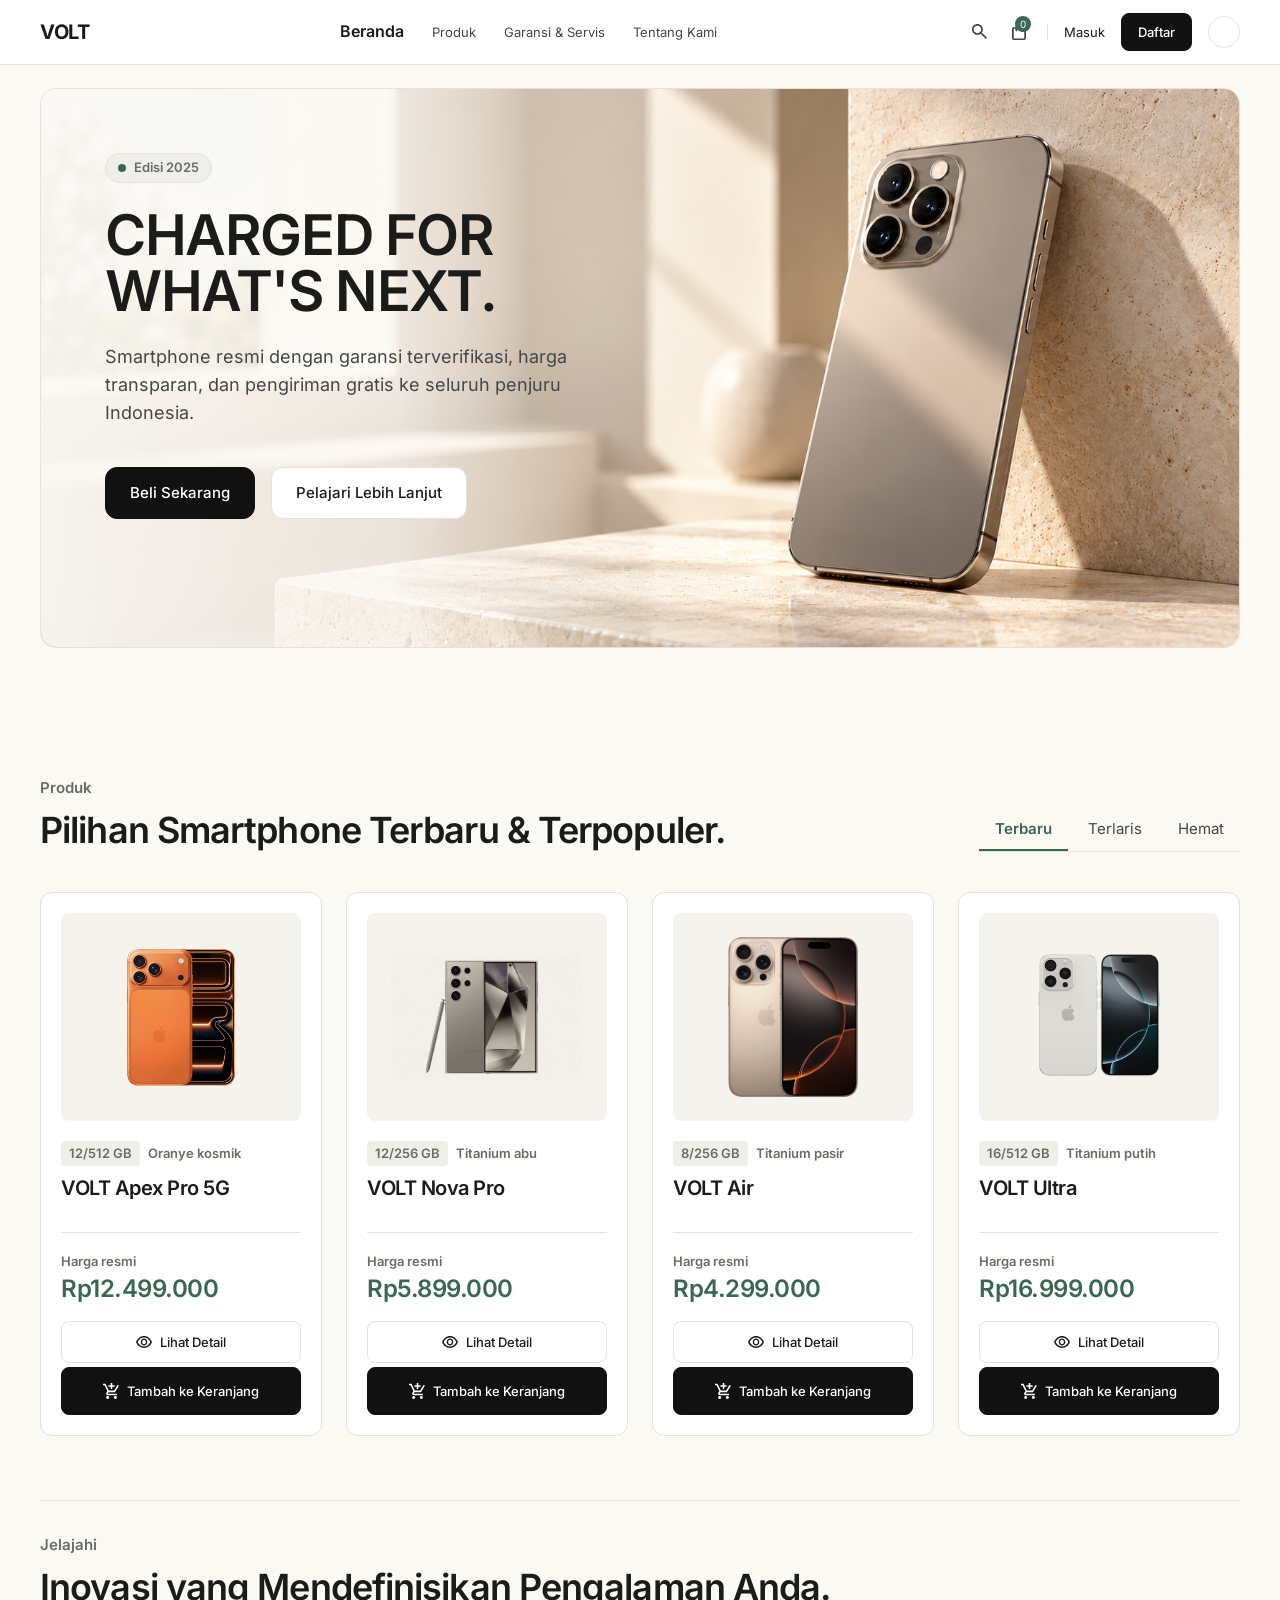
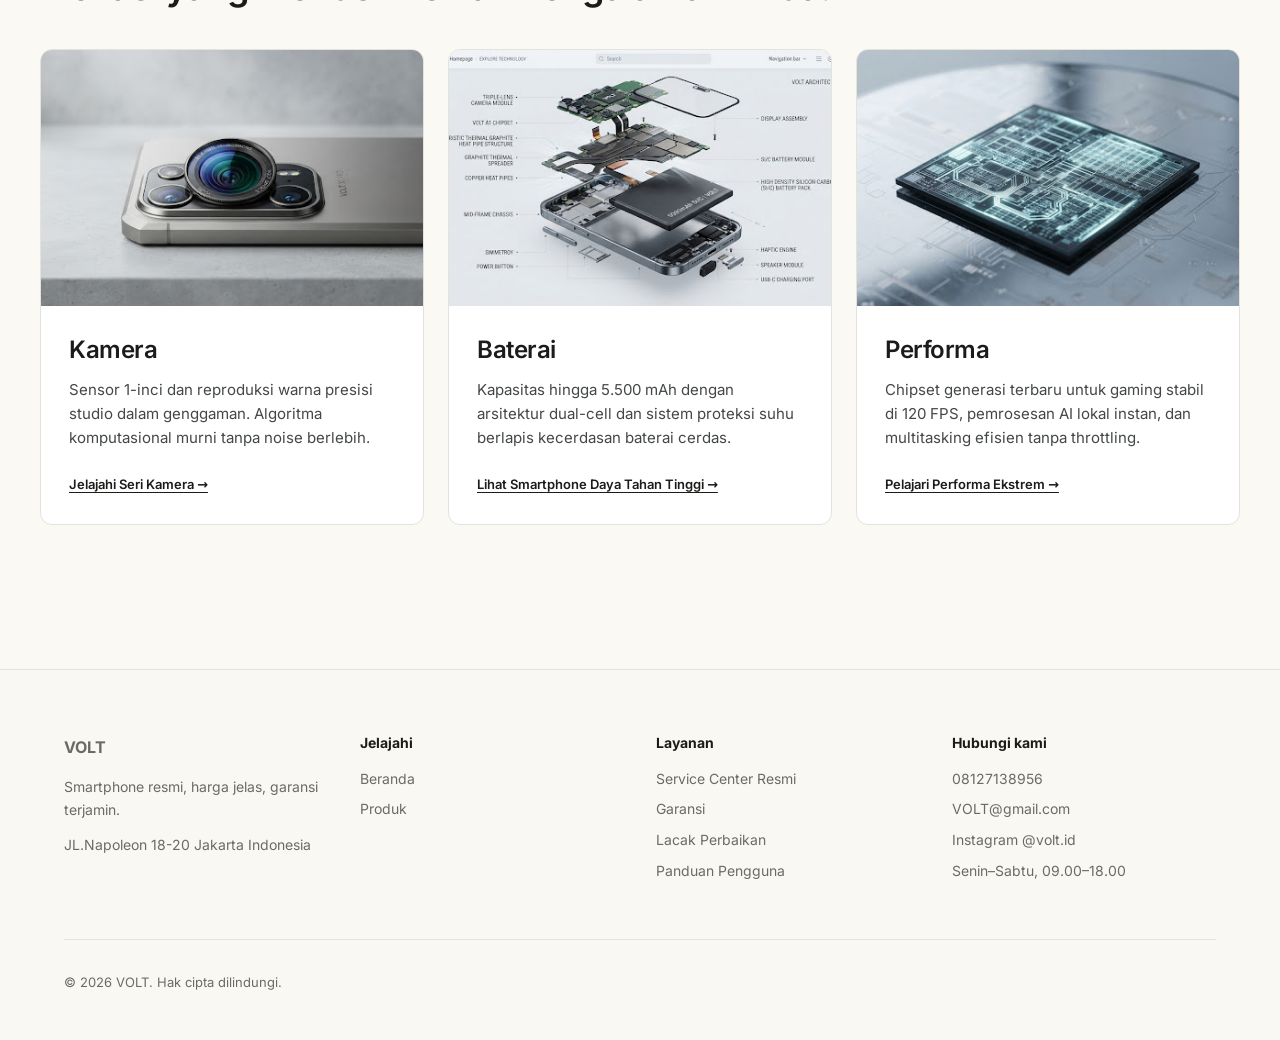
<file: index.html>
<!doctype html>
<html lang="id">
  <head>
    <meta charset="utf-8" />
    <meta name="viewport" content="width=device-width,initial-scale=1" />
    <meta
      name="description"
      content="Temukan smartphone VOLT. Harga transparan, garansi resmi 15 bulan, dan pengiriman gratis ke seluruh Indonesia."
    />
    <meta name="theme-color" content="#fbf9f4" />
    <title>VOLT — Charged for What's Next.</title>
    <link rel="icon" href="assets/favicon.svg" type="image/svg+xml" />
    <link rel="preload" href="assets/inter-latin.woff2" as="font" type="font/woff2" crossorigin />
    <link rel="stylesheet" href="css/tokens.css" />
    <link rel="stylesheet" href="css/base.css" />
    <link rel="stylesheet" href="css/components.css" />
    <link rel="stylesheet" href="css/pages/home.css" />
    <script src="js/data.js" defer></script>
    <script src="js/cart.js" defer></script>
    <script src="js/layout.js" defer></script>
    <script src="js/pages/home.js" defer></script>
  </head>
  <body>
    <a class="skip-link" href="#main">Lewati ke konten</a>
    <header class="site-header" id="site-header"></header>
    <main class="container home-main" id="main">
      <section class="hero" aria-labelledby="hero-title">
        <img
          class="hero-picture"
          src="assets/figma/hero.png"
          alt="Ponsel titanium di atas meja batu berwarna krem"
          width="1672"
          height="941"
          fetchpriority="high"
        />
        <div class="hero-content">
          <span class="edition">Edisi 2025</span>
          <h1 id="hero-title">
            CHARGED FOR
            <br />
            WHAT'S NEXT.
          </h1>
          <p>
            Smartphone resmi dengan garansi terverifikasi, harga transparan, dan pengiriman gratis
            ke seluruh penjuru Indonesia.
          </p>
          <div class="hero-actions">
            <a class="button" href="checkout.html?product=apex-pro">Beli Sekarang</a>
            <a class="button secondary" href="katalog.html">Pelajari Lebih Lanjut</a>
          </div>
        </div>
      </section>
      <section class="home-products" aria-labelledby="products-title">
        <div class="section-heading">
          <div>
            <span class="eyebrow">Produk</span>
            <h2 id="products-title">Pilihan Smartphone Terbaru &amp; Terpopuler.</h2>
          </div>
          <div class="tabs" role="tablist" aria-label="Urutan produk">
            <button
              role="tab"
              type="button"
              id="tab-new"
              data-sort="new"
              aria-selected="true"
              aria-controls="featured-products"
            >
              Terbaru
            </button>
            <button
              role="tab"
              type="button"
              id="tab-best"
              data-sort="best"
              aria-selected="false"
              tabindex="-1"
              aria-controls="featured-products"
            >
              Terlaris
            </button>
            <button
              role="tab"
              type="button"
              id="tab-save"
              data-sort="save"
              aria-selected="false"
              tabindex="-1"
              aria-controls="featured-products"
            >
              Hemat
            </button>
          </div>
        </div>
        <div
          class="product-grid"
          id="featured-products"
          role="tabpanel"
          aria-labelledby="tab-new"
        ></div>
      </section>
      <section class="explore-section" aria-labelledby="explore-title">
        <div class="section-heading">
          <div>
            <span class="eyebrow">Jelajahi</span>
            <h2 id="explore-title">Inovasi yang Mendefinisikan Pengalaman Anda.</h2>
          </div>
        </div>
        <div class="editorial-grid">
          <article class="editorial-card">
            <img
              src="assets/figma/camera.png"
              alt="Detail lensa kamera smartphone"
              width="382"
              height="256"
              loading="lazy"
            />
            <div class="editorial-content">
              <h3>Kamera</h3>
              <p>
                Sensor 1-inci dan reproduksi warna presisi studio dalam genggaman. Algoritma
                komputasional murni tanpa noise berlebih.
              </p>
              <a href="katalog.html?seri=Ultra">Jelajahi Seri Kamera →</a>
            </div>
          </article>
          <article class="editorial-card">
            <img
              src="assets/figma/battery.png"
              alt="Susunan komponen dan baterai smartphone"
              width="382"
              height="256"
              loading="lazy"
            />
            <div class="editorial-content">
              <h3>Baterai</h3>
              <p>
                Kapasitas hingga 5.500 mAh dengan arsitektur dual-cell dan sistem proteksi suhu
                berlapis kecerdasan baterai cerdas.
              </p>
              <a href="katalog.html?seri=Nova">Lihat Smartphone Daya Tahan Tinggi →</a>
            </div>
          </article>
          <article class="editorial-card">
            <img
              src="assets/figma/performance.png"
              alt="Chipset berkinerja tinggi untuk smartphone"
              width="382"
              height="256"
              loading="lazy"
            />
            <div class="editorial-content">
              <h3>Performa</h3>
              <p>
                Chipset generasi terbaru untuk gaming stabil di 120 FPS, pemrosesan AI lokal instan,
                dan multitasking efisien tanpa throttling.
              </p>
              <a href="katalog.html?seri=Apex">Pelajari Performa Ekstrem →</a>
            </div>
          </article>
        </div>
      </section>
    </main>
    <footer class="site-footer" id="site-footer"></footer>
    <noscript>
      Aktifkan JavaScript untuk menampilkan produk, navigasi, dan fitur keranjang VOLT.
    </noscript>
  </body>
</html>
</file>
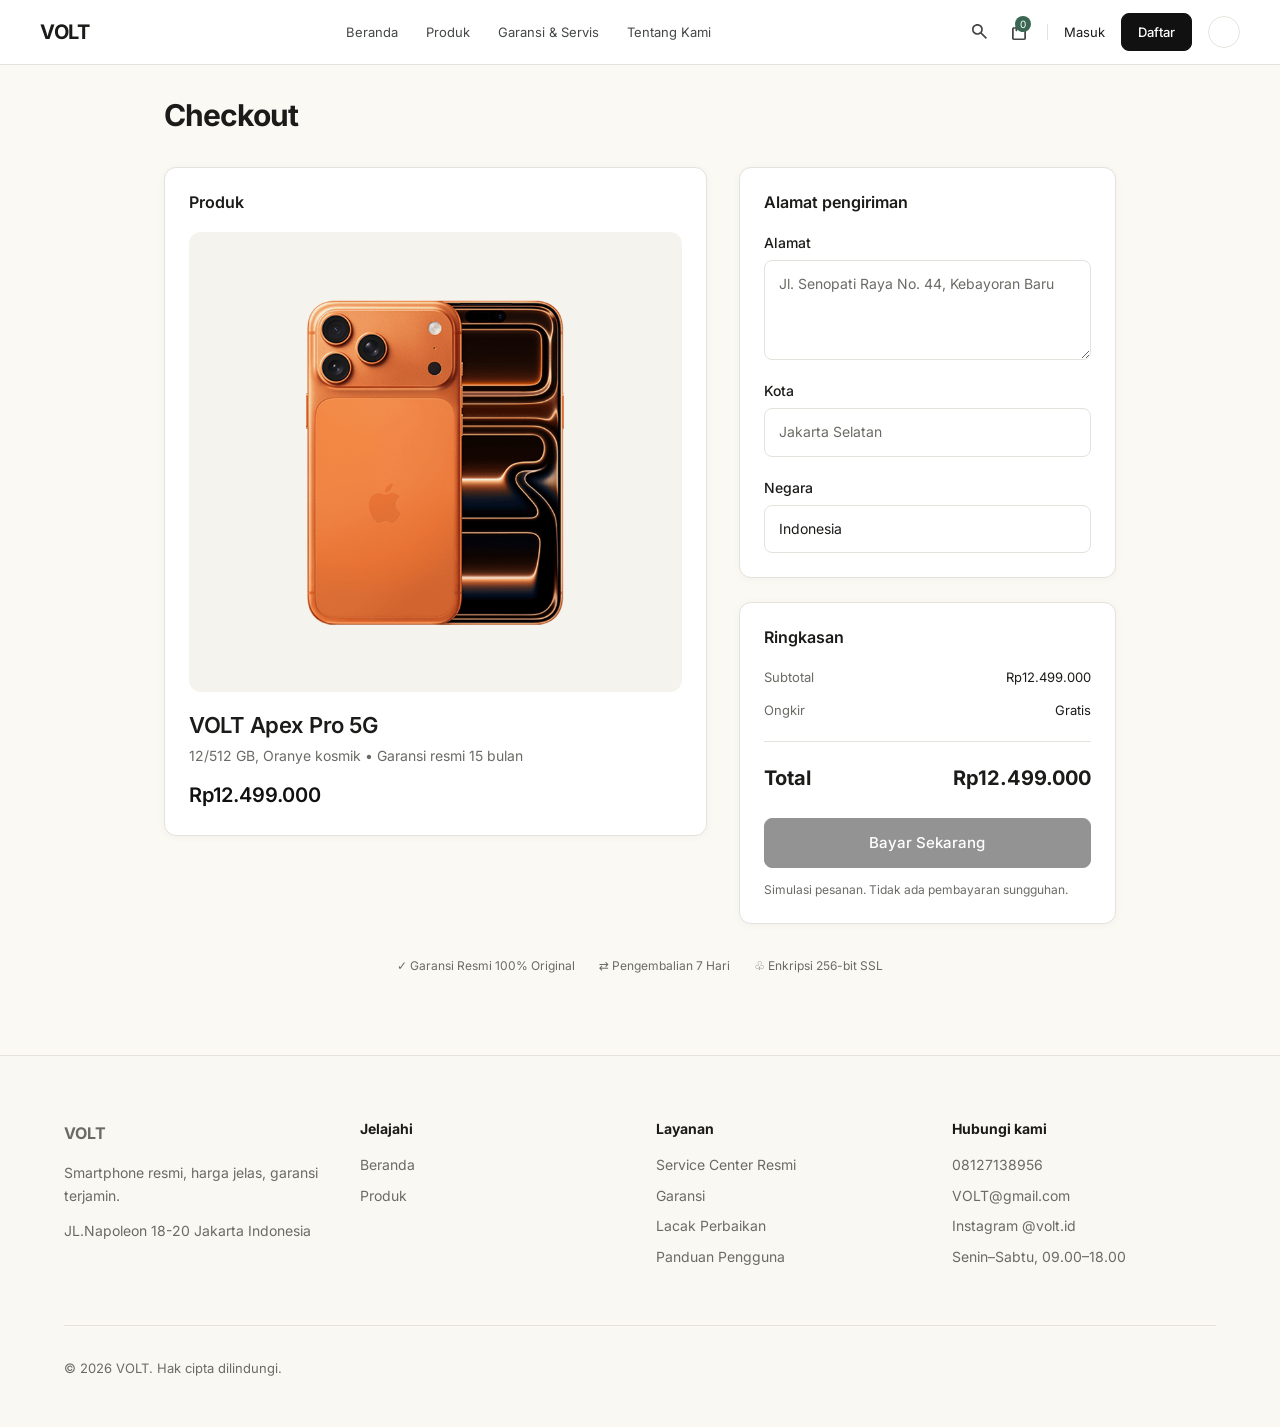
<file: checkout.html>
<!doctype html>
<html lang="id">
  <head>
    <meta charset="utf-8" />
    <meta name="viewport" content="width=device-width,initial-scale=1" />
    <meta
      name="description"
      content="Lengkapi alamat pengiriman dan periksa ringkasan pesanan VOLT Anda."
    />
    <title>Checkout — VOLT</title>
    <link rel="icon" href="assets/favicon.svg" />
    <link rel="stylesheet" href="css/tokens.css" />
    <link rel="stylesheet" href="css/base.css" />
    <link rel="stylesheet" href="css/components.css" />
    <link rel="stylesheet" href="css/pages/commerce.css" />
    <script src="js/data.js" defer></script>
    <script src="js/cart.js" defer></script>
    <script src="js/layout.js" defer></script>
    <script src="js/forms.js" defer></script>
    <script src="js/pages/checkout.js" defer></script>
  </head>
  <body>
    <a class="skip-link" href="#main">Lewati ke konten</a>
    <header class="site-header" id="site-header"></header>
    <main class="container checkout-main" id="main">
      <h1>Checkout</h1>
      <div id="checkout-content">
        <div class="checkout-layout">
          <section class="panel" aria-labelledby="product-heading">
            <h2 id="product-heading">Produk</h2>
            <div id="checkout-products"></div>
          </section>
          <div class="checkout-right">
            <section class="panel">
              <h2>Alamat pengiriman</h2>
              <form id="shipping-form" class="shipping-form" novalidate>
                <div class="field">
                  <label for="address">Alamat</label>
                  <textarea
                    id="address"
                    name="address"
                    autocomplete="street-address"
                    placeholder="Jl. Senopati Raya No. 44, Kebayoran Baru"
                    required
                    aria-describedby="address-error"
                  ></textarea>
                  <p id="address-error" class="field-error" aria-live="polite"></p>
                </div>
                <div class="field">
                  <label for="city">Kota</label>
                  <input
                    id="city"
                    name="city"
                    autocomplete="address-level2"
                    placeholder="Jakarta Selatan"
                    required
                    aria-describedby="city-error"
                  />
                  <p id="city-error" class="field-error" aria-live="polite"></p>
                </div>
                <div class="field">
                  <label for="country">Negara</label>
                  <input
                    id="country"
                    name="country"
                    autocomplete="country-name"
                    value="Indonesia"
                    required
                    aria-describedby="country-error"
                  />
                  <p id="country-error" class="field-error" aria-live="polite"></p>
                </div>
                <button type="submit" class="sr-only" tabindex="-1">Validasi alamat</button>
              </form>
            </section>
            <section class="panel checkout-payment">
              <h2>Ringkasan</h2>
              <div class="summary-row">
                <span>Subtotal</span>
                <span data-checkout-total></span>
              </div>
              <div class="summary-row">
                <span>Ongkir</span>
                <span>Gratis</span>
              </div>
              <div class="summary-row total">
                <strong class="checkout-total">Total</strong>
                <strong data-checkout-total></strong>
              </div>
              <button
                class="button full"
                type="submit"
                form="shipping-form"
                id="pay-button"
                disabled
              >
                Bayar Sekarang
              </button>
              <p class="demo-caption">Simulasi pesanan. Tidak ada pembayaran sungguhan.</p>
            </section>
          </div>
        </div>
        <div class="checkout-trust">
          <span>✓ Garansi Resmi 100% Original</span>
          <span>⇄ Pengembalian 7 Hari</span>
          <span>♧ Enkripsi 256-bit SSL</span>
        </div>
      </div>
      <section class="panel empty-state" id="checkout-empty" hidden>
        <h2>Belum ada produk untuk dibayar.</h2>
        <p>Pilih smartphone Anda terlebih dahulu.</p>
        <a class="button" href="katalog.html">Jelajahi Produk</a>
      </section>
      <section class="panel empty-state" id="order-complete" tabindex="-1" hidden>
        <h2>Pesanan berhasil</h2>
        <p>Terima kasih telah mencoba VOLT. Pesanan ini adalah simulasi.</p>
        <a class="button" href="index.html">Kembali ke Beranda</a>
      </section>
    </main>
    <footer class="site-footer" id="site-footer"></footer>
  </body>
</html>
</file>
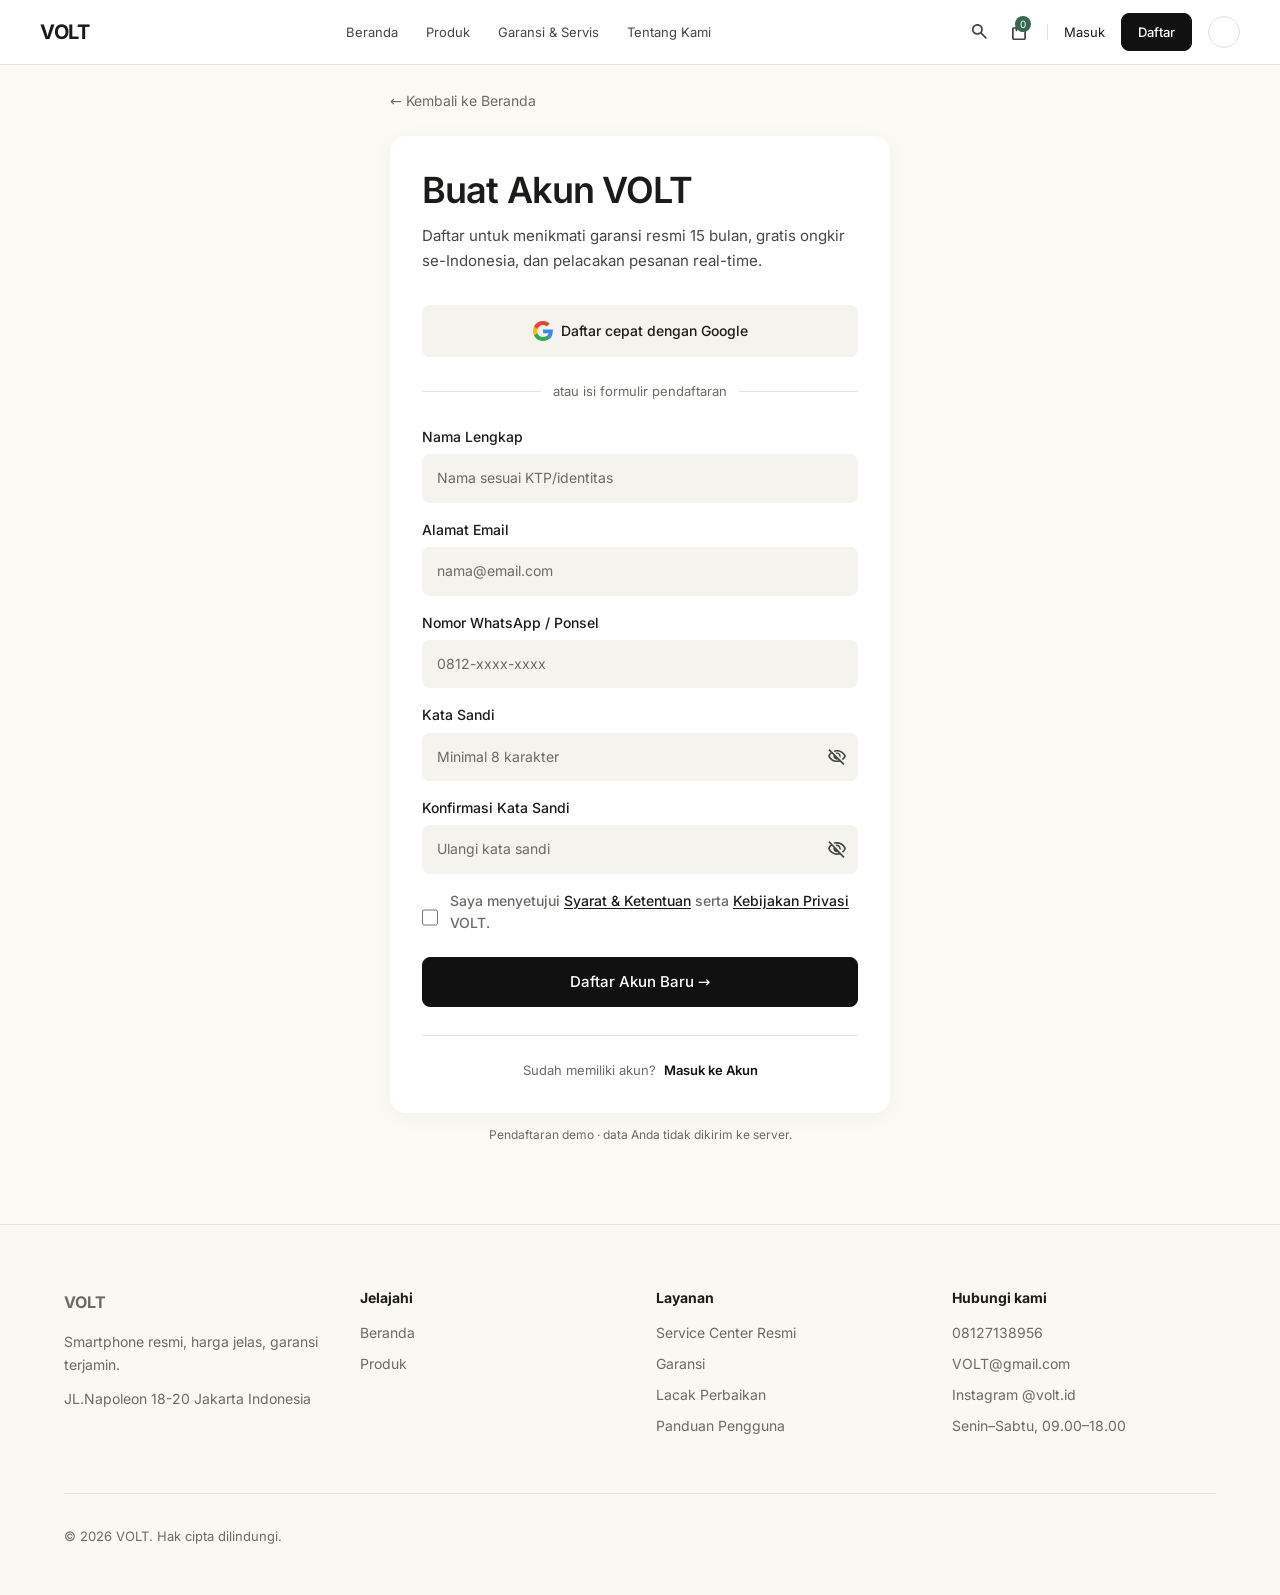
<file: daftar.html>
<!doctype html>
<html lang="id">
  <head>
    <meta charset="utf-8" />
    <meta name="viewport" content="width=device-width,initial-scale=1" />
    <meta name="description" content="Buat akun demo VOLT dan jelajahi smartphone pilihan Anda." />
    <title>Buat Akun Baru — VOLT</title>
    <link rel="icon" href="assets/favicon.svg" />
    <link rel="stylesheet" href="css/tokens.css" />
    <link rel="stylesheet" href="css/base.css" />
    <link rel="stylesheet" href="css/components.css" />
    <link rel="stylesheet" href="css/pages/auth.css" />
    <script src="js/data.js" defer></script>
    <script src="js/cart.js" defer></script>
    <script src="js/layout.js" defer></script>
    <script src="js/forms.js" defer></script>
    <script src="js/pages/auth.js" defer></script>
  </head>
  <body>
    <a class="skip-link" href="#main">Lewati ke konten</a>
    <header id="site-header" class="site-header"></header>
    <main id="main" class="container auth-main signup-main">
      <a class="back-link" href="index.html">← Kembali ke Beranda</a>
      <section class="panel auth-card signup-card" aria-labelledby="auth-title">
        <h1 id="auth-title">Buat Akun VOLT</h1>
        <p class="auth-intro">
          Daftar untuk menikmati garansi resmi 15 bulan, gratis ongkir se-Indonesia, dan pelacakan
          pesanan real-time.
        </p>
        <div class="social-buttons">
          <button class="button secondary social-button" type="button" data-social="Google">
            <img src="assets/figma/google-signup.svg" width="20" height="20" alt="" />
            Daftar cepat dengan Google
          </button>
        </div>
        <div class="form-divider">atau isi formulir pendaftaran</div>
        <form class="auth-form" id="auth-form" data-mode="signup" novalidate>
          <div class="field">
            <label for="fullName">Nama Lengkap</label>
            <input
              id="fullName"
              name="fullName"
              autocomplete="name"
              placeholder="Nama sesuai KTP/identitas"
              required
              aria-describedby="fullName-error"
            />
            <p class="field-error" id="fullName-error" aria-live="polite"></p>
          </div>
          <div class="field">
            <label for="email">Alamat Email</label>
            <input
              id="email"
              name="email"
              type="email"
              autocomplete="email"
              placeholder="nama@email.com"
              required
              aria-describedby="email-error"
            />
            <p class="field-error" id="email-error" aria-live="polite"></p>
          </div>
          <div class="field">
            <label for="phone">Nomor WhatsApp / Ponsel</label>
            <input
              id="phone"
              name="phone"
              type="tel"
              autocomplete="tel"
              placeholder="0812-xxxx-xxxx"
              required
              aria-describedby="phone-error"
            />
            <p class="field-error" id="phone-error" aria-live="polite"></p>
          </div>
          <div class="field">
            <label for="password">Kata Sandi</label>
            <div class="password-wrap">
              <input
                id="password"
                name="password"
                type="password"
                autocomplete="new-password"
                placeholder="Minimal 8 karakter"
                required
                minlength="8"
                aria-describedby="password-error"
              />
              <button
                class="icon-button password-toggle"
                type="button"
                data-toggle-password="password"
                aria-label="Tampilkan sandi"
                aria-pressed="false"
              >
                <img src="assets/figma/password-hidden.svg" alt="" />
              </button>
            </div>
            <p class="field-error" id="password-error" aria-live="polite"></p>
          </div>
          <div class="field">
            <label for="confirm">Konfirmasi Kata Sandi</label>
            <div class="password-wrap">
              <input
                id="confirm"
                name="confirm"
                type="password"
                autocomplete="new-password"
                placeholder="Ulangi kata sandi"
                required
                aria-describedby="confirm-error"
              />
              <button
                class="icon-button password-toggle"
                type="button"
                data-toggle-password="confirm"
                aria-label="Tampilkan sandi"
                aria-pressed="false"
              >
                <img src="assets/figma/password-hidden.svg" alt="" />
              </button>
            </div>
            <p class="field-error" id="confirm-error" aria-live="polite"></p>
          </div>
          <div class="field">
            <div class="check-row">
              <input
                type="checkbox"
                id="terms"
                name="terms"
                required
                aria-describedby="terms-error"
              />
              <label for="terms">
                Saya menyetujui
                <a href="#syarat" data-policy="terms">Syarat &amp; Ketentuan</a>
                serta
                <a href="#privasi" data-policy="privacy">Kebijakan Privasi</a>
                VOLT.
              </label>
            </div>
            <p class="field-error" id="terms-error" aria-live="polite"></p>
          </div>
          <button class="button full" type="submit">Daftar Akun Baru →</button>
        </form>
        <p class="auth-switch">
          Sudah memiliki akun?
          <a href="masuk.html">Masuk ke Akun</a>
        </p>
      </section>
      <p class="auth-demo">Pendaftaran demo · data Anda tidak dikirim ke server.</p>
    </main>
    <footer class="site-footer" id="site-footer"></footer>
  </body>
</html>
</file>
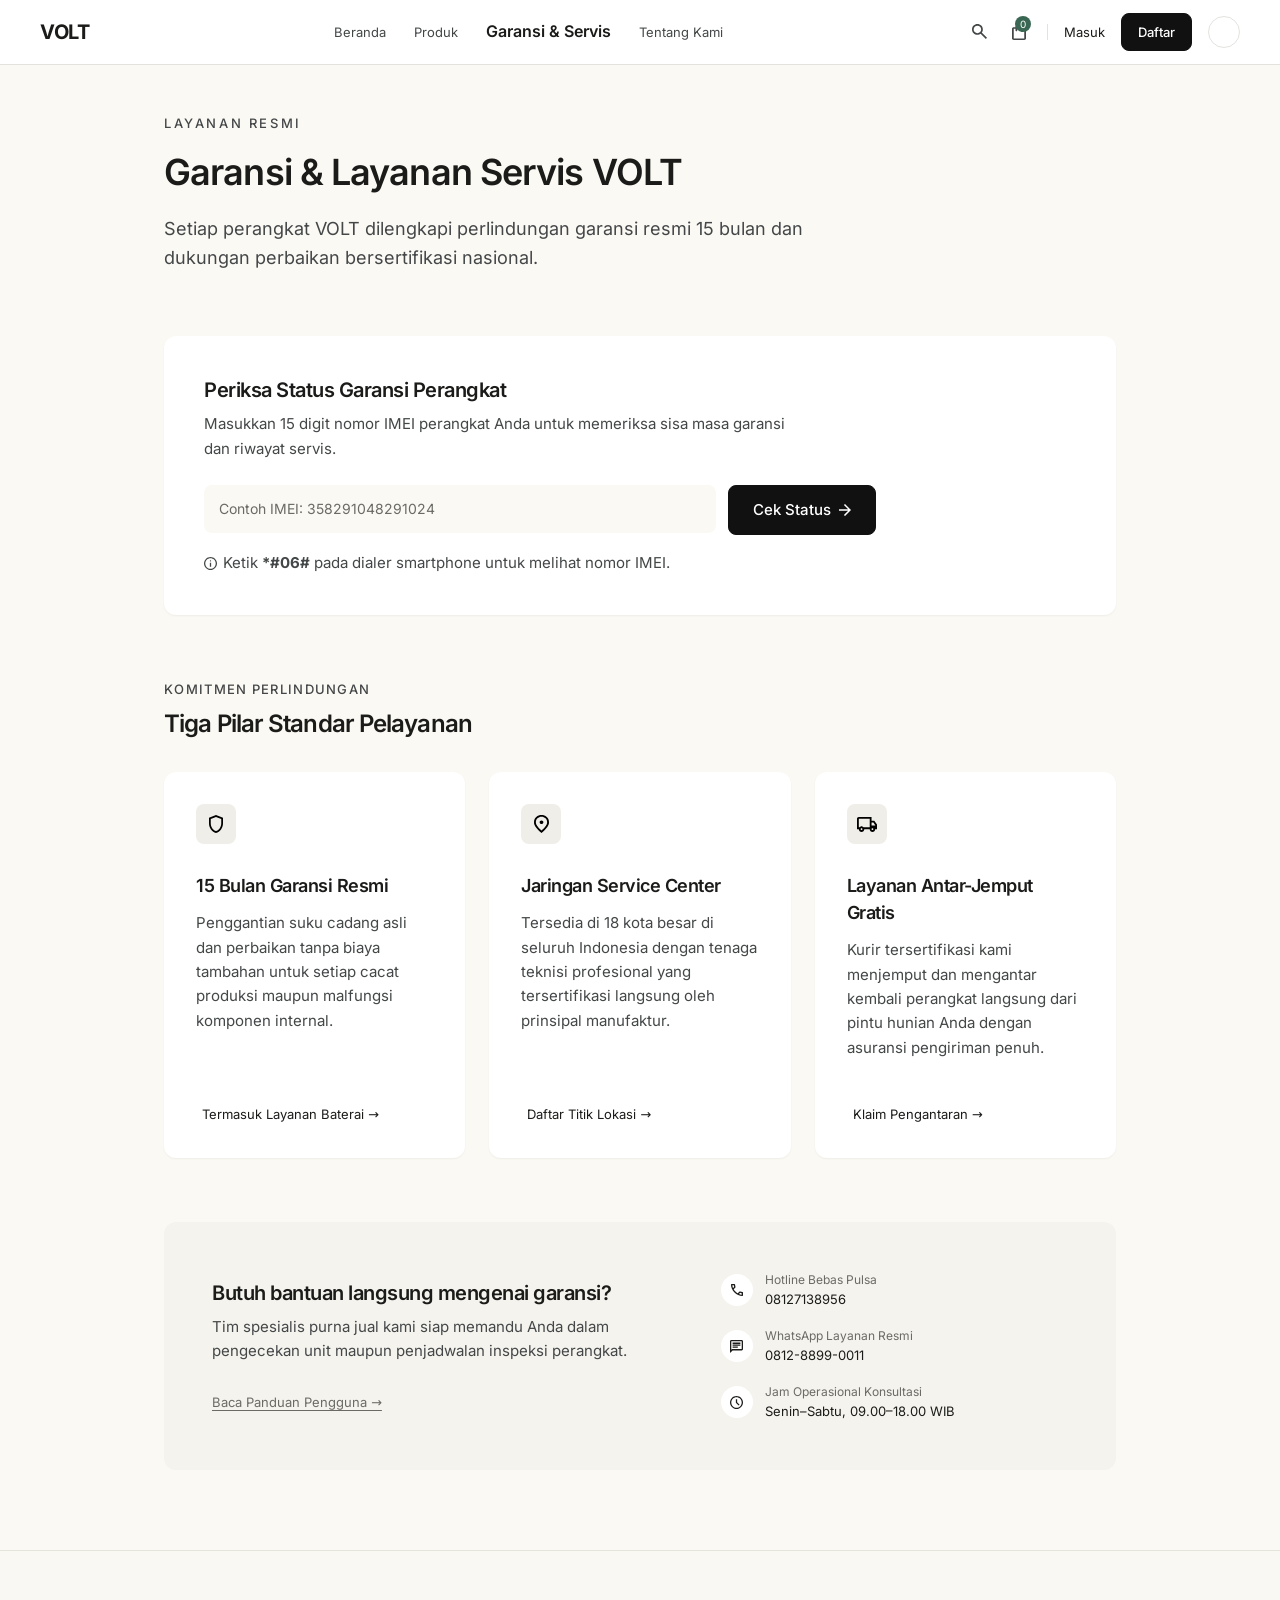
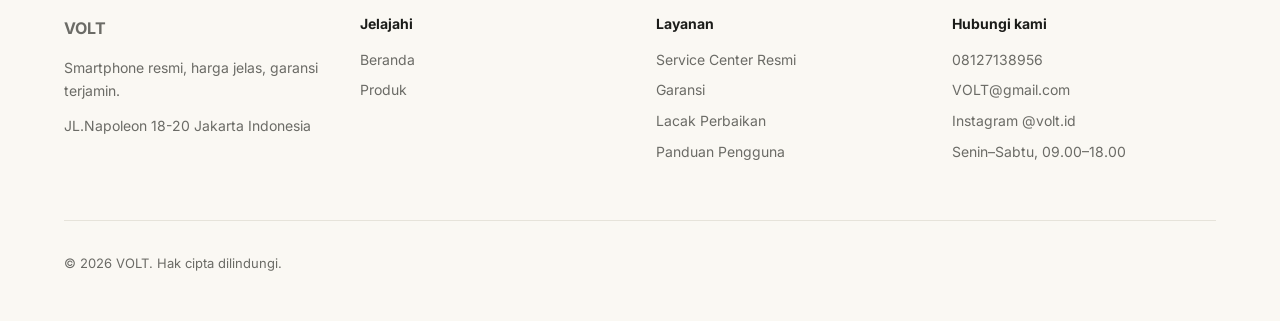
<file: garansi.html>
<!doctype html>
<html lang="id">
  <head>
    <meta charset="utf-8" />
    <meta name="viewport" content="width=device-width, initial-scale=1" />
    <meta
      name="description"
      content="Periksa garansi VOLT dan temukan layanan servis, bantuan, serta panduan perangkat Anda."
    />
    <title>Garansi &amp; Servis — VOLT</title>
    <link rel="icon" href="assets/favicon.svg" />
    <link rel="stylesheet" href="css/tokens.css" />
    <link rel="stylesheet" href="css/base.css" />
    <link rel="stylesheet" href="css/components.css" />
    <link rel="stylesheet" href="css/pages/information.css" />
    <script src="js/data.js" defer></script>
    <script src="js/cart.js" defer></script>
    <script src="js/layout.js" defer></script>
    <script src="js/forms.js" defer></script>
    <script src="js/pages/warranty.js" defer></script>
  </head>
  <body>
    <a class="skip-link" href="#main">Lewati ke konten</a>
    <header class="site-header" id="site-header"></header>
    <main class="container information-main" id="main">
      <section class="information-heading" aria-labelledby="warranty-title">
        <span class="section-label">Layanan resmi</span>
        <h1 id="warranty-title">Garansi &amp; Layanan Servis VOLT</h1>
        <p>
          Setiap perangkat VOLT dilengkapi perlindungan garansi resmi 15 bulan dan dukungan
          perbaikan bersertifikasi nasional.
        </p>
      </section>

      <section class="panel warranty-check" id="cek-garansi" aria-labelledby="check-title">
        <h2 id="check-title">Periksa Status Garansi Perangkat</h2>
        <p>
          Masukkan 15 digit nomor IMEI perangkat Anda untuk memeriksa sisa masa garansi dan riwayat
          servis.
        </p>
        <form class="warranty-form" id="warranty-form" novalidate>
          <div class="field">
            <label class="sr-only" for="imei">Nomor IMEI perangkat</label>
            <input
              id="imei"
              name="imei"
              inputmode="numeric"
              autocomplete="off"
              maxlength="15"
              placeholder="Contoh IMEI: 358291048291024"
              required
              aria-describedby="imei-error imei-hint"
            />
            <p class="field-error" id="imei-error" aria-live="polite"></p>
          </div>
          <button class="button" type="submit">
            Cek Status
            <img src="assets/figma/warranty-arrow.svg" alt="" />
          </button>
        </form>
        <p class="warranty-hint" id="imei-hint">
          <img src="assets/figma/warranty-info.svg" alt="" />
          <span>
            Ketik
            <strong>*#06#</strong>
            pada dialer smartphone untuk melihat nomor IMEI.
          </span>
        </p>
        <div class="notice warranty-result" id="warranty-result" role="status" hidden></div>
      </section>

      <section class="warranty-pillars" id="layanan" aria-labelledby="pillars-title">
        <span class="section-label">Komitmen perlindungan</span>
        <h2 id="pillars-title">Tiga Pilar Standar Pelayanan</h2>
        <div class="pillar-grid">
          <article class="pillar-card">
            <span class="pillar-icon">
              <img src="assets/figma/warranty-shield.svg" alt="" />
            </span>
            <h3>15 Bulan Garansi Resmi</h3>
            <p>
              Penggantian suku cadang asli dan perbaikan tanpa biaya tambahan untuk setiap cacat
              produksi maupun malfungsi komponen internal.
            </p>
            <button class="pillar-link" type="button" data-service="battery">
              Termasuk Layanan Baterai →
            </button>
          </article>
          <article class="pillar-card">
            <span class="pillar-icon">
              <img src="assets/figma/warranty-location.svg" alt="" />
            </span>
            <h3>Jaringan Service Center</h3>
            <p>
              Tersedia di 18 kota besar di seluruh Indonesia dengan tenaga teknisi profesional yang
              tersertifikasi langsung oleh prinsipal manufaktur.
            </p>
            <button class="pillar-link" type="button" data-service="locations">
              Daftar Titik Lokasi →
            </button>
          </article>
          <article class="pillar-card">
            <span class="pillar-icon">
              <img src="assets/figma/warranty-truck.svg" alt="" />
            </span>
            <h3>Layanan Antar-Jemput Gratis</h3>
            <p>
              Kurir tersertifikasi kami menjemput dan mengantar kembali perangkat langsung dari
              pintu hunian Anda dengan asuransi pengiriman penuh.
            </p>
            <button class="pillar-link" type="button" data-service="pickup">
              Klaim Pengantaran →
            </button>
          </article>
        </div>
      </section>

      <section class="concierge" id="panduan" aria-labelledby="help-title">
        <div>
          <h2 id="help-title">Butuh bantuan langsung mengenai garansi?</h2>
          <p>
            Tim spesialis purna jual kami siap memandu Anda dalam pengecekan unit maupun penjadwalan
            inspeksi perangkat.
          </p>
          <button class="text-button pillar-link" type="button" data-service="guide">
            Baca Panduan Pengguna →
          </button>
        </div>
        <div class="contact-list">
          <div class="contact-item">
            <span class="contact-icon"><img src="assets/figma/warranty-phone.svg" alt="" /></span>
            <dl>
              <dt>Hotline Bebas Pulsa</dt>
              <dd><a href="tel:+628127138956">08127138956</a></dd>
            </dl>
          </div>
          <div class="contact-item">
            <span class="contact-icon">
              <img src="assets/figma/warranty-whatsapp.svg" alt="" />
            </span>
            <dl>
              <dt>WhatsApp Layanan Resmi</dt>
              <dd>
                <a href="https://wa.me/6281288990011" target="_blank" rel="noopener noreferrer">
                  0812-8899-0011
                </a>
              </dd>
            </dl>
          </div>
          <div class="contact-item">
            <span class="contact-icon"><img src="assets/figma/warranty-clock.svg" alt="" /></span>
            <dl>
              <dt>Jam Operasional Konsultasi</dt>
              <dd>Senin–Sabtu, 09.00–18.00 WIB</dd>
            </dl>
          </div>
        </div>
      </section>
    </main>
    <footer class="site-footer" id="site-footer"></footer>
  </body>
</html>
</file>
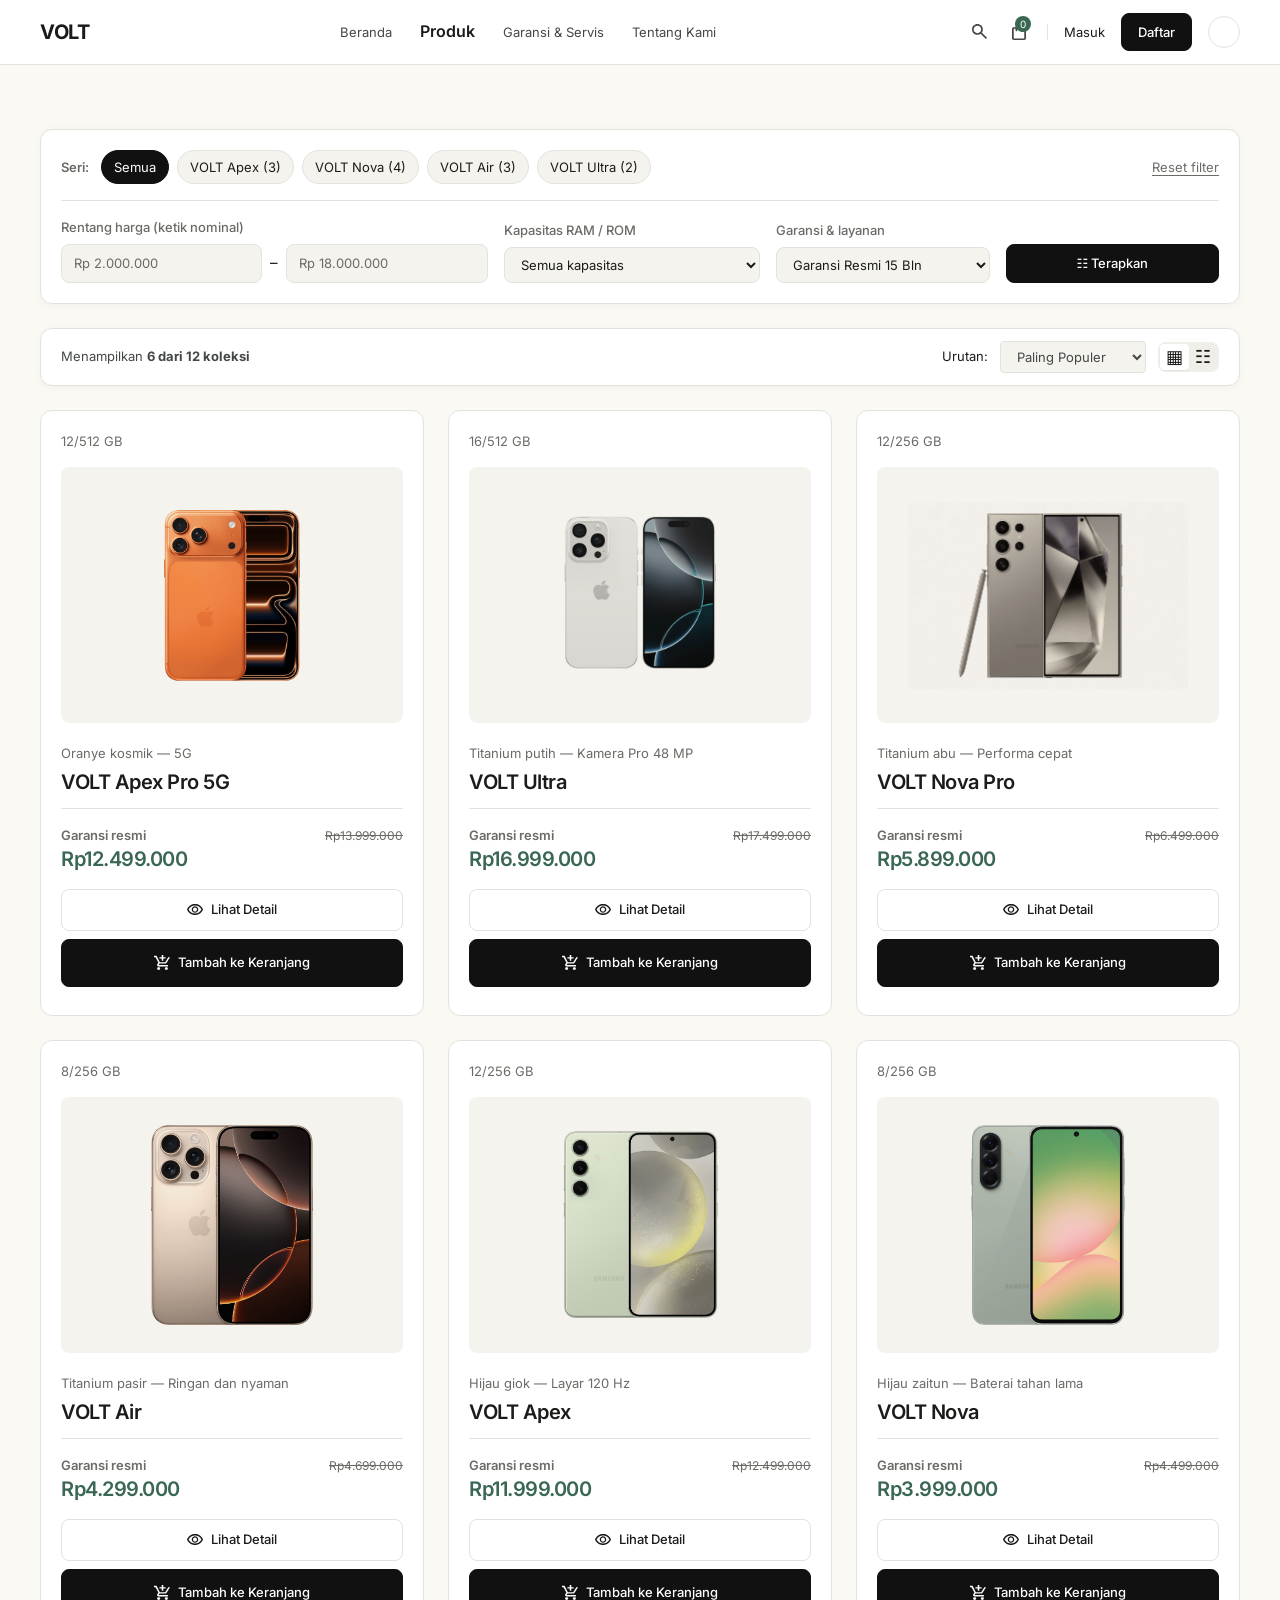
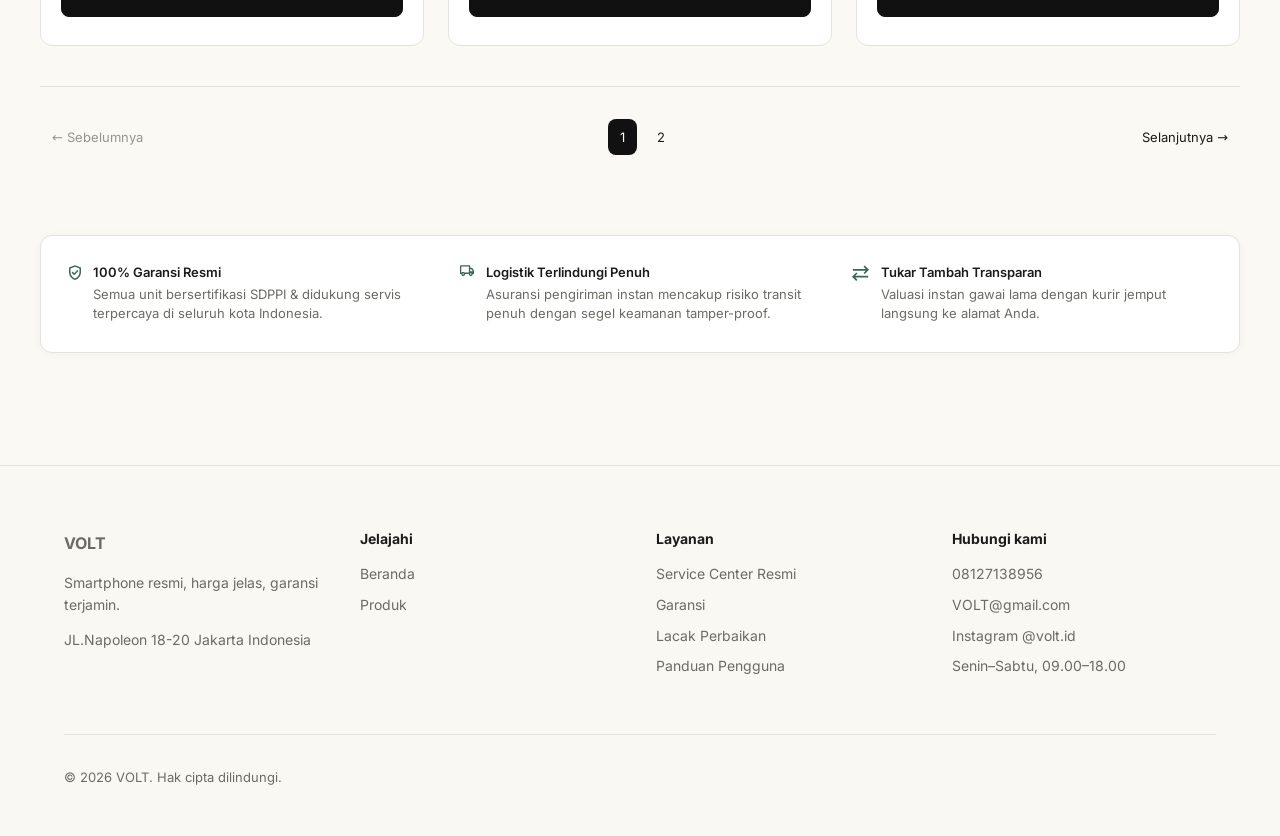
<file: katalog.html>
<!doctype html>
<html lang="id">
  <head>
    <meta charset="utf-8" />
    <meta name="viewport" content="width=device-width,initial-scale=1" />
    <meta
      name="description"
      content="Jelajahi koleksi smartphone VOLT. Pilih seri, harga, dan kapasitas yang sesuai untuk Anda."
    />
    <title>Katalog Produk — VOLT</title>
    <link rel="icon" href="assets/favicon.svg" />
    <link rel="stylesheet" href="css/tokens.css" />
    <link rel="stylesheet" href="css/base.css" />
    <link rel="stylesheet" href="css/components.css" />
    <link rel="stylesheet" href="css/pages/catalog.css" />
    <script src="js/data.js" defer></script>
    <script src="js/cart.js" defer></script>
    <script src="js/layout.js" defer></script>
    <script src="js/pages/catalog.js" defer></script>
  </head>
  <body>
    <a class="skip-link" href="#main">Lewati ke konten</a>
    <header class="site-header" id="site-header"></header>
    <main id="main" class="container page-main catalog-main">
      <h1 class="sr-only">Katalog Produk Resmi VOLT</h1>
      <form id="catalog-filters" class="panel filter-panel" novalidate>
        <div class="filter-top">
          <div class="series-filters">
            <span class="filter-label">Seri:</span>
            <div
              class="series-filters"
              id="series-filters"
              role="group"
              aria-label="Filter seri produk"
            ></div>
          </div>
          <button class="text-button" type="button" data-reset>Reset filter</button>
        </div>
        <div class="filter-fields">
          <div class="field">
            <label for="min-price">Rentang harga (ketik nominal)</label>
            <div class="price-inputs">
              <input
                id="min-price"
                name="min"
                inputmode="numeric"
                placeholder="Rp 2.000.000"
                aria-label="Harga minimum"
                aria-describedby="price-error"
              />
              <span>–</span>
              <input
                name="max"
                inputmode="numeric"
                placeholder="Rp 18.000.000"
                aria-label="Harga maksimum"
                aria-describedby="price-error"
              />
            </div>
          </div>
          <div class="field">
            <label for="capacity">Kapasitas RAM / ROM</label>
            <select id="capacity" name="capacity">
              <option value="">Semua kapasitas</option>
              <option>8/128 GB</option>
              <option>8/256 GB</option>
              <option>12/256 GB</option>
              <option>12/512 GB</option>
              <option>16/512 GB</option>
            </select>
          </div>
          <div class="field">
            <label for="warranty">Garansi &amp; layanan</label>
            <select id="warranty" name="warranty">
              <option value="">Garansi Resmi 15 Bln</option>
            </select>
          </div>
          <button type="submit" class="button">☷ Terapkan</button>
        </div>
        <p class="field-error" id="price-error" role="alert"></p>
      </form>
      <p class="catalog-status muted" id="filter-status" hidden></p>
      <div class="panel catalog-toolbar">
        <p aria-live="polite">
          Menampilkan
          <strong id="catalog-count"></strong>
        </p>
        <div class="catalog-controls">
          <label for="catalog-sort">Urutan:</label>
          <select id="catalog-sort">
            <option value="default">Paling Populer</option>
            <option value="popular">Terlaris</option>
            <option value="cheap">Harga Terendah</option>
            <option value="expensive">Harga Tertinggi</option>
          </select>
          <div class="view-toggle" role="group" aria-label="Tampilan katalog">
            <button type="button" data-view="grid" aria-label="Tampilan grid" aria-pressed="true">
              ▦
            </button>
            <button
              type="button"
              data-view="list"
              aria-label="Tampilan daftar"
              aria-pressed="false"
            >
              ☷
            </button>
          </div>
        </div>
      </div>
      <h2 class="sr-only" id="catalog-products-title">Koleksi smartphone VOLT</h2>
      <div
        class="product-grid catalog-grid"
        id="catalog-products"
        aria-labelledby="catalog-products-title"
      ></div>
      <nav class="pagination" id="pagination" aria-label="Halaman katalog"></nav>
      <section class="panel trust-strip" aria-label="Keunggulan berbelanja">
        <div class="trust-item">
          <span class="trust-symbol" aria-hidden="true">
            <img src="assets/figma/trust-warranty.svg" alt="" loading="lazy" />
          </span>
          <div>
            <h3>100% Garansi Resmi</h3>
            <p>
              Semua unit bersertifikasi SDPPI &amp; didukung servis terpercaya di seluruh kota
              Indonesia.
            </p>
          </div>
        </div>
        <div class="trust-item">
          <span class="trust-symbol" aria-hidden="true">
            <img src="assets/figma/trust-delivery.svg" alt="" loading="lazy" />
          </span>
          <div>
            <h3>Logistik Terlindungi Penuh</h3>
            <p>
              Asuransi pengiriman instan mencakup risiko transit penuh dengan segel keamanan
              tamper-proof.
            </p>
          </div>
        </div>
        <div class="trust-item">
          <span class="trust-symbol" aria-hidden="true">
            <img src="assets/figma/trust-trade.svg" alt="" loading="lazy" />
          </span>
          <div>
            <h3>Tukar Tambah Transparan</h3>
            <p>Valuasi instan gawai lama dengan kurir jemput langsung ke alamat Anda.</p>
          </div>
        </div>
      </section>
    </main>
    <footer id="site-footer" class="site-footer"></footer>
  </body>
</html>
</file>
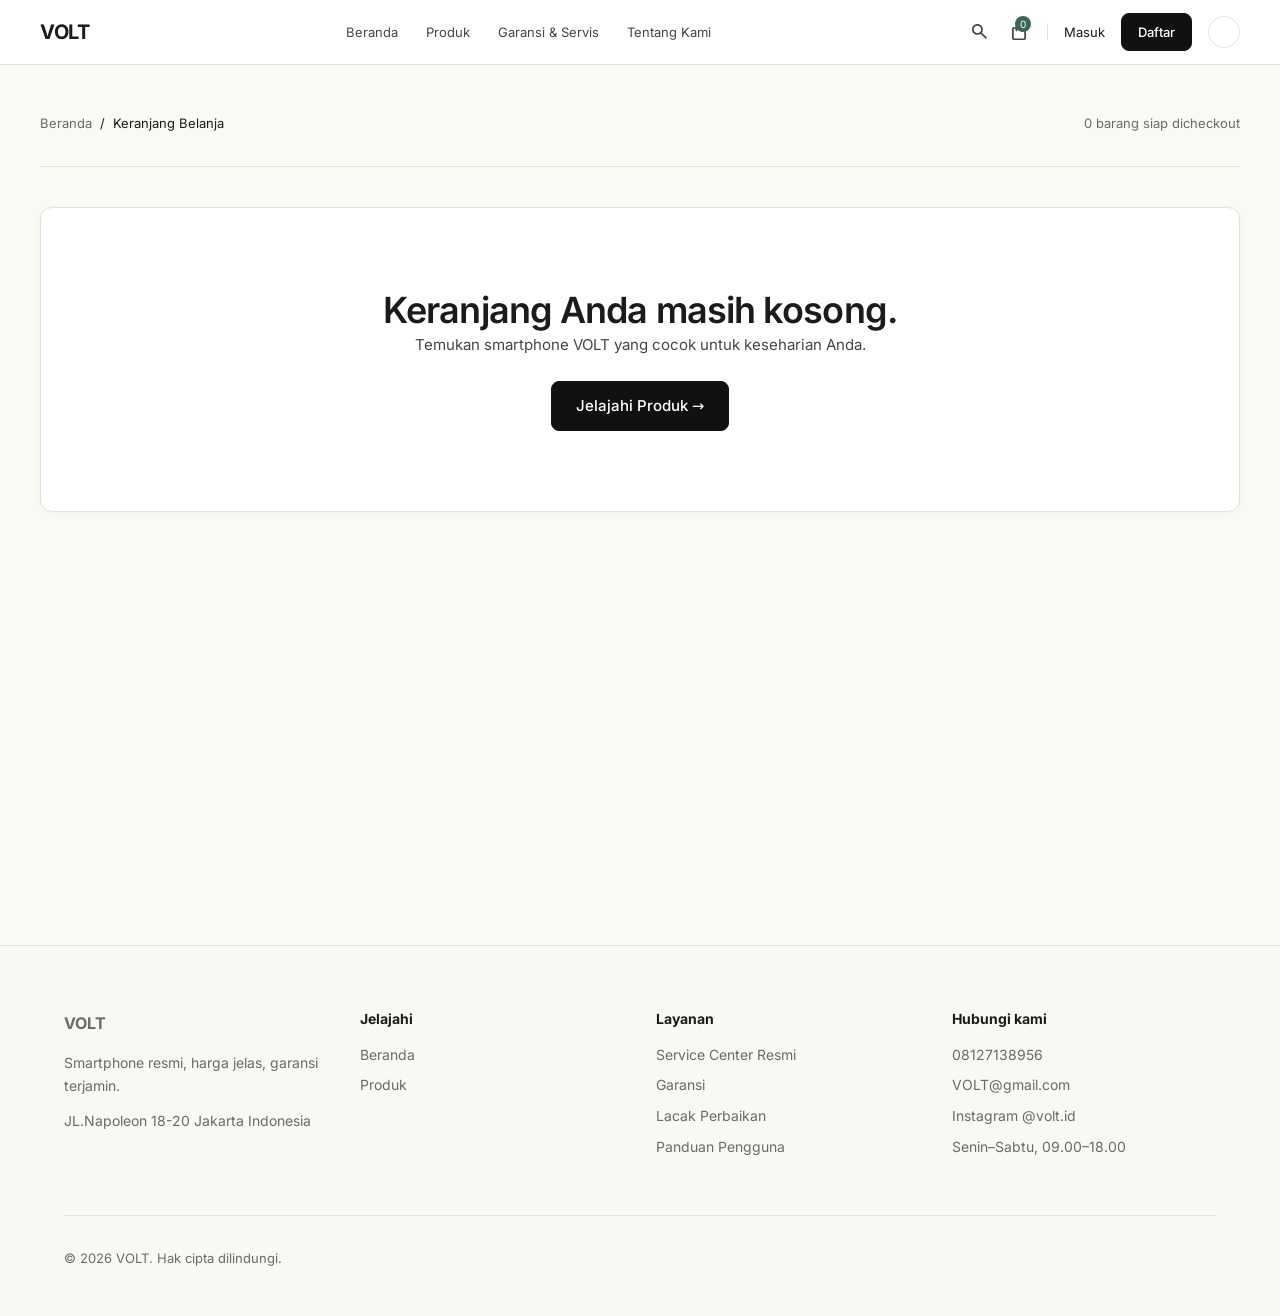
<file: keranjang.html>
<!doctype html>
<html lang="id">
  <head>
    <meta charset="utf-8" />
    <meta name="viewport" content="width=device-width,initial-scale=1" />
    <title>Keranjang Belanja — VOLT</title>
    <meta
      name="description"
      content="Periksa smartphone pilihan Anda dan lanjutkan ke checkout VOLT."
    />
    <link rel="icon" href="assets/favicon.svg" />
    <link rel="stylesheet" href="css/tokens.css" />
    <link rel="stylesheet" href="css/base.css" />
    <link rel="stylesheet" href="css/components.css" />
    <link rel="stylesheet" href="css/pages/commerce.css" />
    <script src="js/data.js" defer></script>
    <script src="js/cart.js" defer></script>
    <script src="js/layout.js" defer></script>
    <script src="js/pages/cart-page.js" defer></script>
  </head>
  <body>
    <a class="skip-link" href="#main">Lewati ke konten</a>
    <header class="site-header" id="site-header"></header>
    <main class="container cart-main" id="main">
      <div class="breadcrumb-row">
        <nav aria-label="Breadcrumb">
          <a href="index.html">Beranda</a>
          <span aria-hidden="true">/</span>
          <span>Keranjang Belanja</span>
        </nav>
        <p class="muted" id="cart-status" aria-live="polite"></p>
      </div>
      <div id="cart-content" class="commerce-columns">
        <section aria-labelledby="cart-title">
          <div class="cart-list-heading">
            <h1 id="cart-title">Keranjang Belanja</h1>
            <p id="selected-count"></p>
          </div>
          <div class="panel cart-items" id="cart-items"></div>
        </section>
        <aside aria-label="Ringkasan belanja">
          <section class="panel order-summary">
            <h2>Ringkasan Pesanan</h2>
            <div class="summary-row">
              <span id="summary-label"></span>
              <span data-cart-total></span>
            </div>
            <div class="summary-row">
              <span>Estimasi Pengiriman</span>
              <span class="accent">Gratis Seluruh Indonesia</span>
            </div>
            <div class="summary-row total">
              <div>
                <span>Total Pembayaran</span>
                <p class="small muted">Termasuk pajak</p>
              </div>
              <strong data-cart-total></strong>
            </div>
            <a class="button full" href="checkout.html?source=cart">Lanjut ke Pembayaran →</a>
            <div class="assurances">
              <p>
                <strong>Garansi Resmi 100% Original:</strong>
                Didukung penuh oleh Service Center VOLT Authorized di 34 provinsi.
              </p>
              <p>
                <strong>Pengembalian 7 Hari Mudah:</strong>
                Garansi unit baru jika terdapat kendala fungsional manufaktur.
              </p>
              <p>
                <strong>Enkripsi 256-bit SSL:</strong>
                Seluruh transaksi dilindungi standar keamanan bank internasional.
              </p>
            </div>
          </section>
          <section class="checkout-help">
            <div>
              <h3>Butuh Bantuan Checkout?</h3>
              <p>Tim VOLT Concierge siaga 09.00–21.00 WIB</p>
            </div>
            <a href="https://wa.me/628127138956" target="_blank" rel="noopener noreferrer">
              Chat WhatsApp
            </a>
          </section>
        </aside>
      </div>
      <section class="panel empty-state" id="empty-cart" hidden>
        <h1>Keranjang Anda masih kosong.</h1>
        <p>Temukan smartphone VOLT yang cocok untuk keseharian Anda.</p>
        <a class="button" href="katalog.html">Jelajahi Produk →</a>
      </section>
    </main>
    <footer class="site-footer" id="site-footer"></footer>
  </body>
</html>
</file>
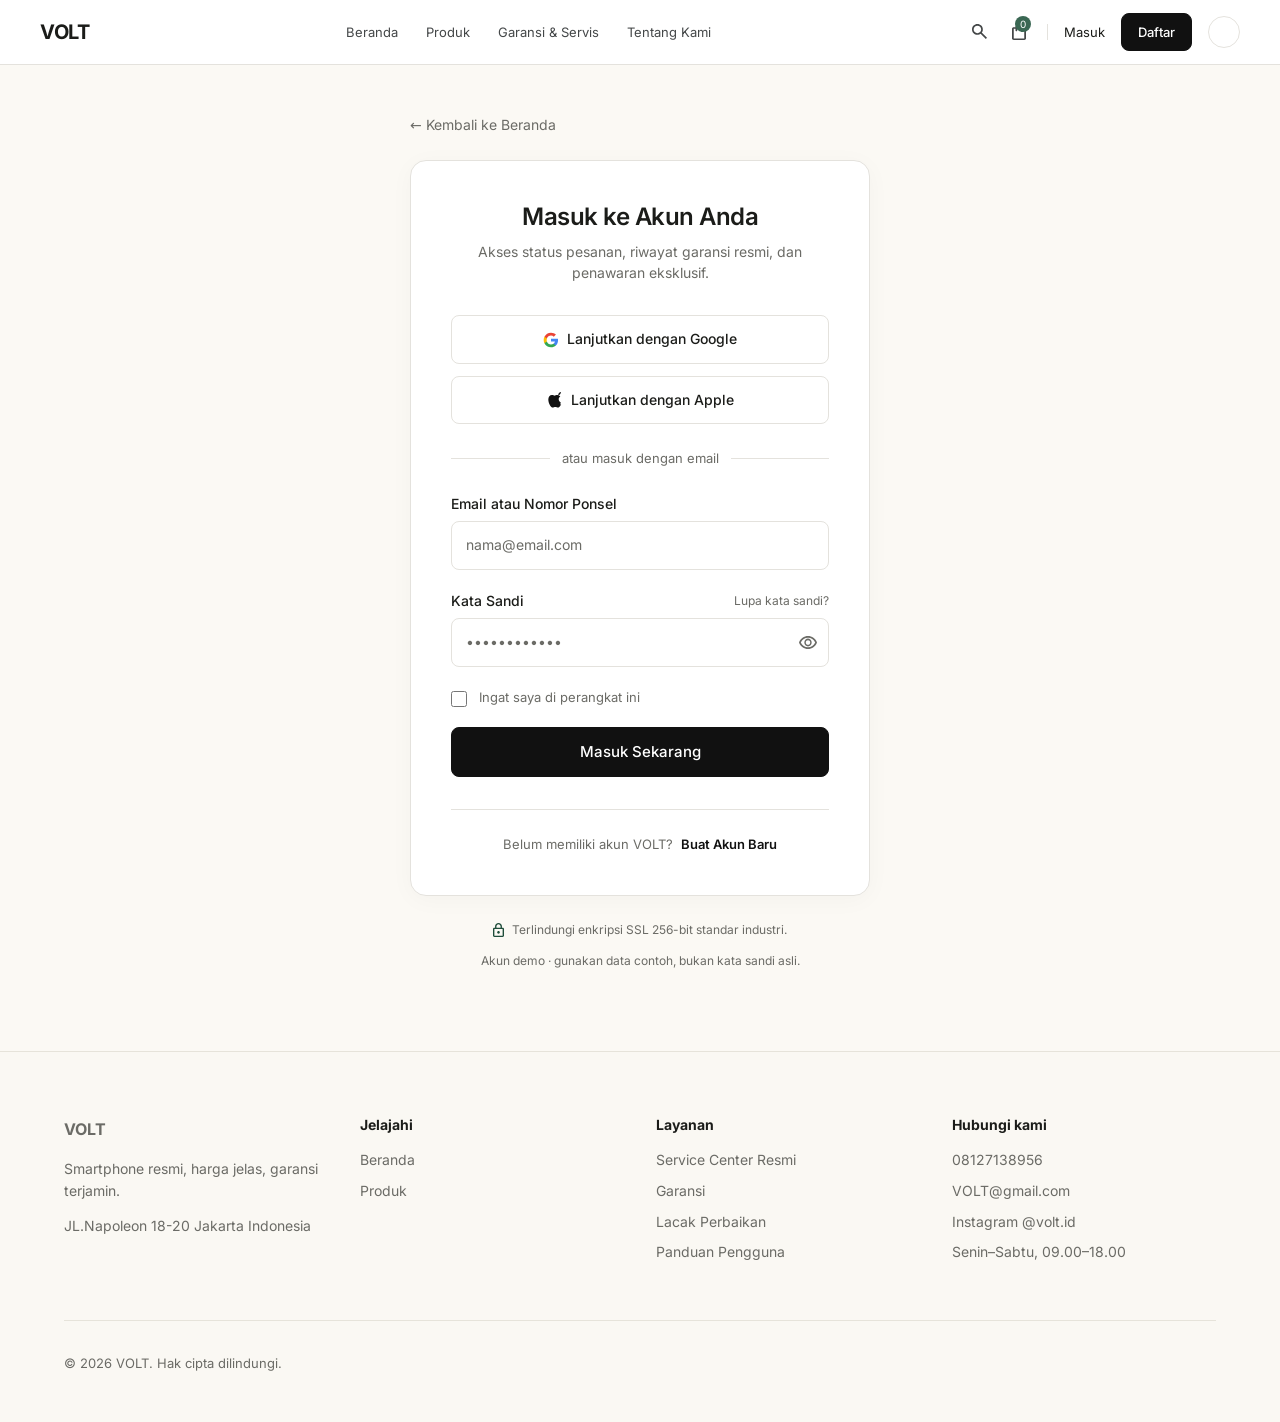
<file: masuk.html>
<!doctype html>
<html lang="id">
  <head>
    <meta charset="utf-8" />
    <meta name="viewport" content="width=device-width,initial-scale=1" />
    <meta
      name="description"
      content="Masuk ke akun demo VOLT untuk mencoba alur belanja smartphone."
    />
    <title>Masuk ke Akun — VOLT</title>
    <link rel="icon" href="assets/favicon.svg" />
    <link rel="stylesheet" href="css/tokens.css" />
    <link rel="stylesheet" href="css/base.css" />
    <link rel="stylesheet" href="css/components.css" />
    <link rel="stylesheet" href="css/pages/auth.css" />
    <script src="js/data.js" defer></script>
    <script src="js/cart.js" defer></script>
    <script src="js/layout.js" defer></script>
    <script src="js/forms.js" defer></script>
    <script src="js/pages/auth.js" defer></script>
  </head>
  <body>
    <a class="skip-link" href="#main">Lewati ke konten</a>
    <header id="site-header" class="site-header"></header>
    <main id="main" class="container auth-main">
      <a class="back-link" href="index.html">← Kembali ke Beranda</a>
      <section class="panel auth-card" aria-labelledby="auth-title">
        <h1 id="auth-title">Masuk ke Akun Anda</h1>
        <p class="auth-intro">
          Akses status pesanan, riwayat garansi resmi, dan penawaran eksklusif.
        </p>
        <div class="social-buttons">
          <button class="button secondary social-button" type="button" data-social="Google">
            <img src="assets/figma/google.svg" width="16" height="16" alt="" />
            Lanjutkan dengan Google
          </button>
          <button class="button secondary social-button" type="button" data-social="Apple">
            <img src="assets/figma/apple.svg" width="16" height="16" alt="" />
            Lanjutkan dengan Apple
          </button>
        </div>
        <div class="form-divider">atau masuk dengan email</div>
        <form class="auth-form" id="auth-form" data-mode="login" novalidate>
          <div class="field">
            <label for="identity">Email atau Nomor Ponsel</label>
            <input
              id="identity"
              name="identity"
              autocomplete="username"
              placeholder="nama@email.com"
              required
              aria-describedby="identity-error"
            />
            <p id="identity-error" class="field-error" aria-live="polite"></p>
          </div>
          <div class="field">
            <div class="password-label">
              <label for="password">Kata Sandi</label>
              <button class="text-button" type="button" data-forgot>Lupa kata sandi?</button>
            </div>
            <div class="password-wrap">
              <input
                id="password"
                name="password"
                type="password"
                autocomplete="current-password"
                placeholder="••••••••••••"
                required
                minlength="8"
                aria-describedby="password-error"
              />
              <button
                class="icon-button password-toggle"
                type="button"
                data-toggle-password="password"
                aria-label="Tampilkan sandi"
                aria-pressed="false"
              >
                <img src="assets/figma/password-eye.svg" alt="" />
              </button>
            </div>
            <p id="password-error" class="field-error" aria-live="polite"></p>
          </div>
          <label class="check-row">
            <input name="remember" type="checkbox" />
            <span>Ingat saya di perangkat ini</span>
          </label>
          <button class="button full" type="submit">Masuk Sekarang</button>
        </form>
        <p class="auth-switch">
          Belum memiliki akun VOLT?
          <a href="daftar.html">Buat Akun Baru</a>
        </p>
      </section>
      <p class="auth-security">
        <img src="assets/figma/lock.svg" alt="" />
        Terlindungi enkripsi SSL 256-bit standar industri.
      </p>
      <p class="auth-demo">Akun demo · gunakan data contoh, bukan kata sandi asli.</p>
    </main>
    <footer class="site-footer" id="site-footer"></footer>
  </body>
</html>
</file>
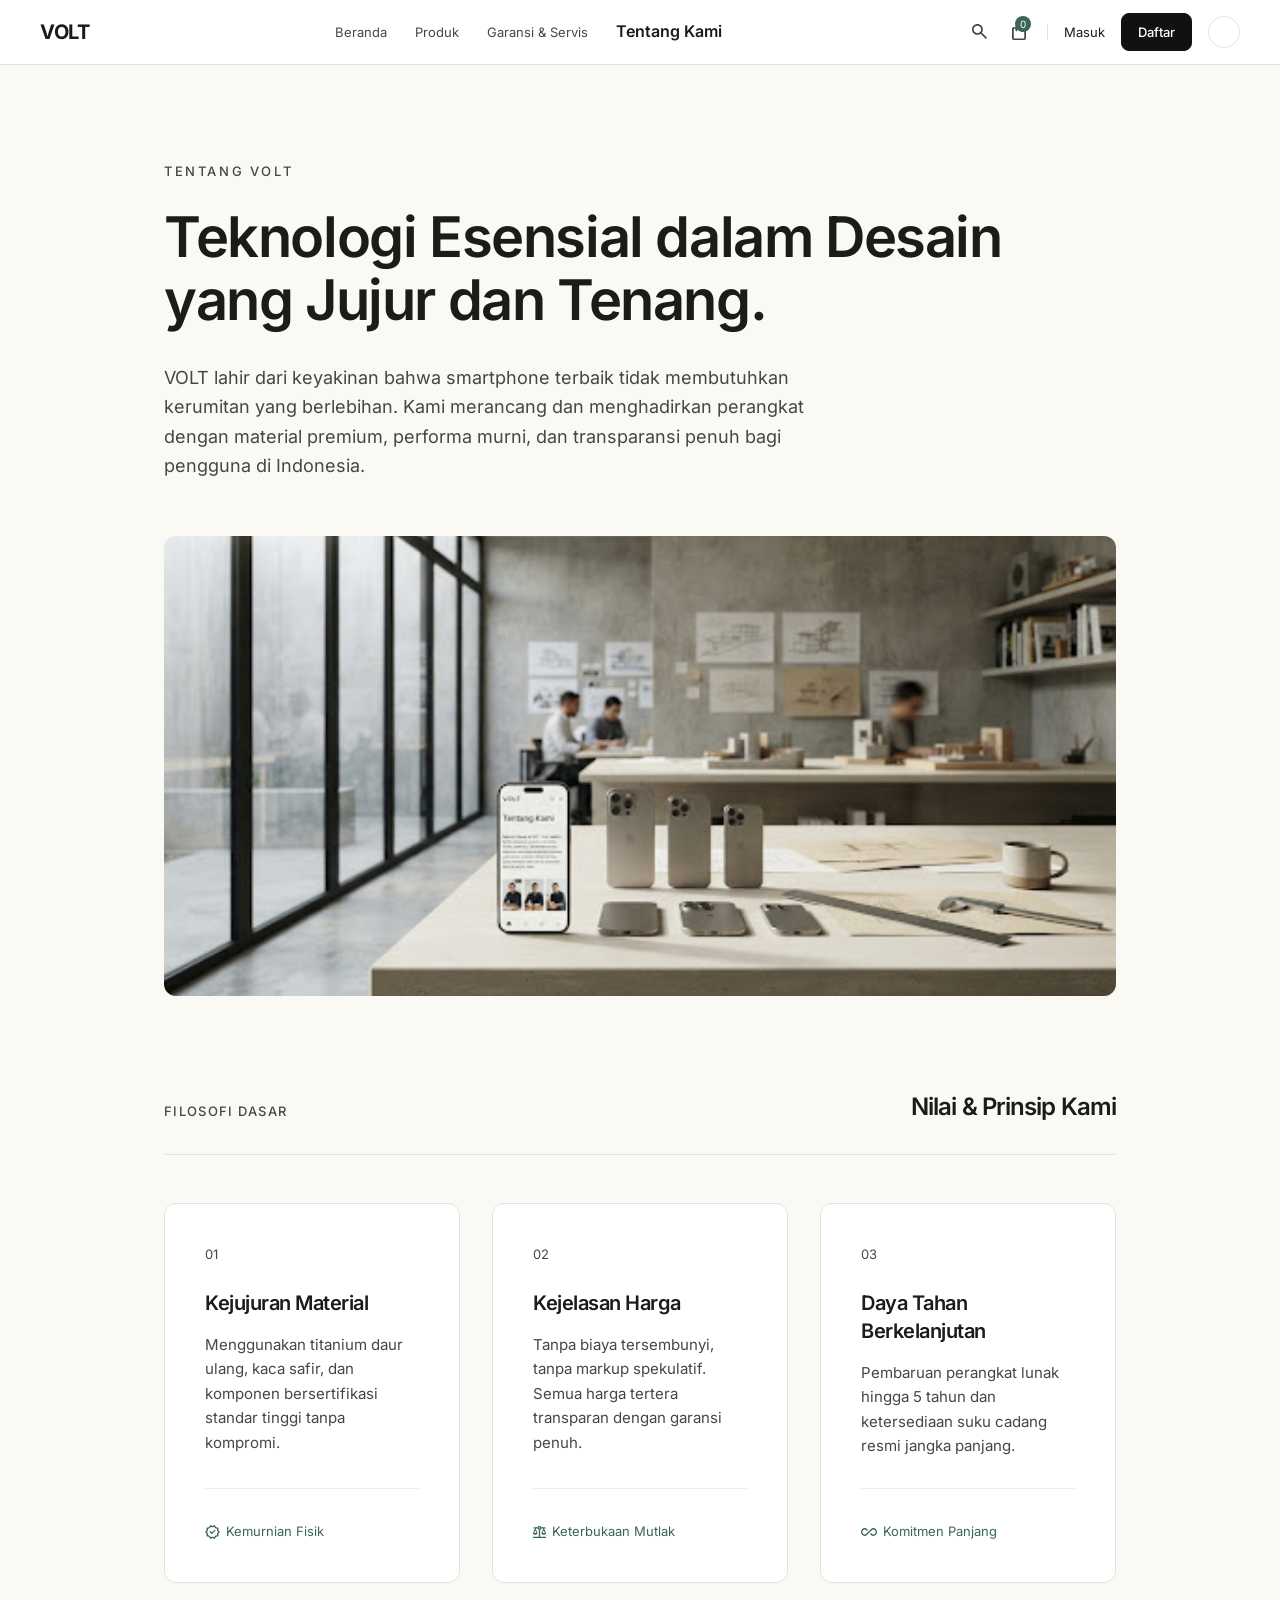
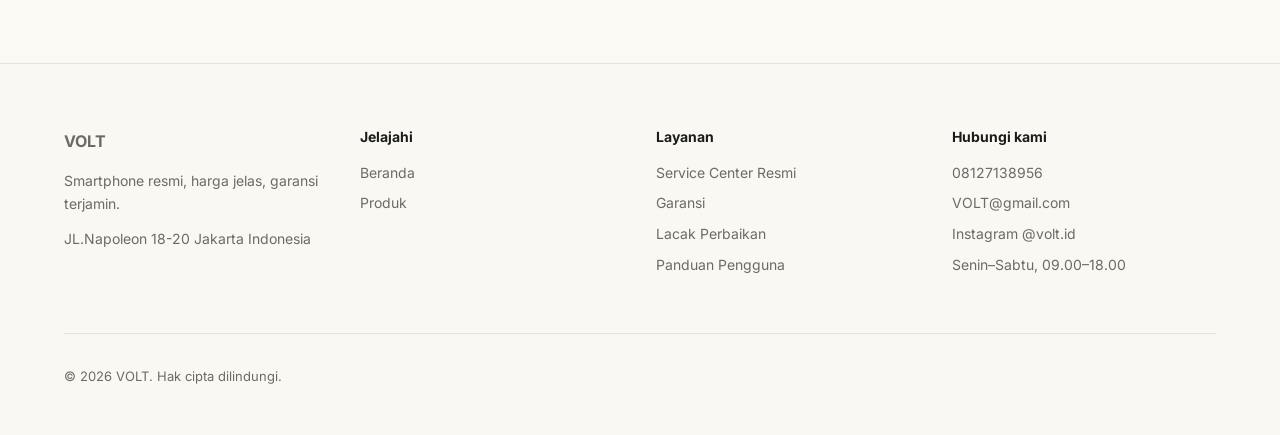
<file: tentang.html>
<!doctype html>
<html lang="id">
  <head>
    <meta charset="utf-8" />
    <meta name="viewport" content="width=device-width, initial-scale=1" />
    <meta
      name="description"
      content="Kenali VOLT: teknologi esensial dalam desain yang jujur dan tenang, dengan harga transparan dan komitmen jangka panjang."
    />
    <title>Tentang Kami — VOLT</title>
    <link rel="icon" href="assets/favicon.svg" />
    <link rel="stylesheet" href="css/tokens.css" />
    <link rel="stylesheet" href="css/base.css" />
    <link rel="stylesheet" href="css/components.css" />
    <link rel="stylesheet" href="css/pages/information.css" />
    <script src="js/data.js" defer></script>
    <script src="js/cart.js" defer></script>
    <script src="js/layout.js" defer></script>
  </head>
  <body>
    <a class="skip-link" href="#main">Lewati ke konten</a>
    <header class="site-header" id="site-header"></header>
    <main class="container information-main about-main" id="main">
      <section class="about-intro" aria-labelledby="about-title">
        <span class="section-label">Tentang VOLT</span>
        <h1 id="about-title">Teknologi Esensial dalam Desain yang Jujur dan Tenang.</h1>
        <p>
          VOLT lahir dari keyakinan bahwa smartphone terbaik tidak membutuhkan kerumitan yang
          berlebihan. Kami merancang dan menghadirkan perangkat dengan material premium, performa
          murni, dan transparansi penuh bagi pengguna di Indonesia.
        </p>
        <img
          class="about-studio"
          src="assets/figma/about-studio.png"
          alt="Studio desain VOLT dengan deretan smartphone di meja dan tim yang sedang bekerja"
          width="952"
          height="460"
          fetchpriority="high"
        />
      </section>

      <section class="values-section" aria-labelledby="values-title">
        <div class="values-heading">
          <span class="section-label">Filosofi dasar</span>
          <h2 id="values-title">Nilai &amp; Prinsip Kami</h2>
        </div>
        <div class="values-grid">
          <article class="value-card">
            <span class="value-number">01</span>
            <h3>Kejujuran Material</h3>
            <p>
              Menggunakan titanium daur ulang, kaca safir, dan komponen bersertifikasi standar
              tinggi tanpa kompromi.
            </p>
            <div class="value-caption">
              <img src="assets/figma/value-material.svg" alt="" loading="lazy" />
              <span>Kemurnian Fisik</span>
            </div>
          </article>
          <article class="value-card">
            <span class="value-number">02</span>
            <h3>Kejelasan Harga</h3>
            <p>
              Tanpa biaya tersembunyi, tanpa markup spekulatif. Semua harga tertera transparan
              dengan garansi penuh.
            </p>
            <div class="value-caption">
              <img src="assets/figma/value-price.svg" alt="" loading="lazy" />
              <span>Keterbukaan Mutlak</span>
            </div>
          </article>
          <article class="value-card">
            <span class="value-number">03</span>
            <h3>Daya Tahan Berkelanjutan</h3>
            <p>
              Pembaruan perangkat lunak hingga 5 tahun dan ketersediaan suku cadang resmi jangka
              panjang.
            </p>
            <div class="value-caption">
              <img src="assets/figma/value-longevity.svg" alt="" loading="lazy" />
              <span>Komitmen Panjang</span>
            </div>
          </article>
        </div>
      </section>
    </main>
    <footer class="site-footer" id="site-footer"></footer>
  </body>
</html>
</file>
<file: css/tokens.css>
:root {
  --ink: #111111;
  --ink-strong: #1b1c19;
  --text-body: #444748;
  --text-muted: #6b6b66;
  --white: #ffffff;
  --cream: #fbf9f4;
  --surface: #f5f3ee;
  --surface-2: #f0eee9;
  --surface-3: #e4e2dd;
  --accent: #3a6753;
  --danger: #ba1a1a;
  --border: #c4c7c7;
  --footer: #faf8f3;
  --footer-border: #e6e3da;
  --success-bg: #eef5ef;
  --error-bg: #fff0ee;
  --header-bg: rgba(255, 255, 255, 0.94);
  --overlay: rgba(17, 17, 17, 0.45);
  --hero-gradient: linear-gradient(
    90deg,
    rgba(251, 249, 244, 0.95),
    rgba(251, 249, 244, 0.8) 50%,
    rgba(251, 249, 244, 0)
  );
  --font: "Inter", system-ui, Arial, sans-serif;
  --s-1: 1px;
  --s-2: 2px;
  --s-3: 3px;
  --s-4: 4px;
  --s-5: 5px;
  --s-6: 6px;
  --s-8: 8px;
  --s-10: 10px;
  --s-11: 11px;
  --s-12: 12px;
  --s-13: 13px;
  --s-14: 14px;
  --s-15: 15px;
  --s-16: 16px;
  --s-18: 18px;
  --s-20: 20px;
  --s-21: 21px;
  --s-22: 22px;
  --s-23: 23px;
  --s-24: 24px;
  --s-26: 26px;
  --s-28: 28px;
  --s-29: 29.5px;
  --s-30: 30px;
  --s-32: 32px;
  --s-36: 36px;
  --s-40: 40px;
  --s-42: 42px;
  --s-44: 44px;
  --s-46: 46px;
  --s-47: 47px;
  --s-48: 48px;
  --s-52: 52px;
  --s-54: 54px;
  --s-56: 56px;
  --s-60: 60px;
  --s-64: 64px;
  --s-65: 65px;
  --s-72: 72px;
  --s-76: 76px;
  --s-80: 80px;
  --s-88: 88px;
  --s-96: 96px;
  --s-100: 100px;
  --s-104: 104px;
  --s-112: 112px;
  --s-120: 120px;
  --s-128: 128px;
  --s-140: 140px;
  --s-144: 144px;
  --s-150: 150px;
  --s-160: 160px;
  --s-180: 180px;
  --s-192: 192px;
  --s-200: 200px;
  --s-208: 208px;
  --s-220: 220px;
  --s-240: 240px;
  --s-256: 256px;
  --s-260: 260px;
  --s-280: 280px;
  --s-300: 300px;
  --s-320: 320px;
  --s-340: 340px;
  --s-360: 360px;
  --s-371: 371px;
  --s-380: 380px;
  --s-400: 400px;
  --s-420: 420px;
  --s-440: 440px;
  --s-460: 460px;
  --s-478: 478px;
  --s-480: 480px;
  --s-500: 500px;
  --s-520: 520px;
  --s-544: 544px;
  --s-560: 560px;
  --s-600: 600px;
  --s-640: 640px;
  --s-680: 680px;
  --s-720: 720px;
  --s-768: 768px;
  --s-800: 800px;
  --s-900: 900px;
  --s-1000: 1000px;
  --s-1200: 1200px;
  --r-sm: 4px;
  --r-md: 8px;
  --r-lg: 12px;
  --r-xl: 16px;
  --r-pill: 9999px;
  --tracking-tight: -0.5px;
  --tracking-heading: -0.9px;
  --tracking-hero: -1.4px;
  --tracking-label: 2.6px;
  --tracking-section: 1.3px;
  --line-about-hero: 62.72px;
  --s-672: 672px;
  --s-700: 700px;
  --s-850: 850px;
  --s-386: 386px;
  --shadow-sm: 0 1px 2px rgba(0, 0, 0, 0.05);
  --shadow-card: 0 1px 8px rgba(0, 0, 0, 0.04);
  --shadow-soft: 0 4px 24px rgba(27, 28, 25, 0.03);
  --shadow-modal: 0 24px 80px rgba(0, 0, 0, 0.15);
  --catalog-card-height: 606px;
  --duration: 160ms;
  --icon-eye-width: 16.5px;
  --icon-eye-height: 11.25px;
  --icon-cart-width: 15.525px;
  --icon-cart-height: 15.75px;
  --icon-bag-width: 13.333px;
  --icon-bag-height: 16.667px;
}
</file>
<file: css/base.css>
@font-face {
  font-family: Inter;
  src: url("../assets/inter-latin.woff2") format("woff2");
  font-weight: 100 900;
  font-display: swap;
}
*,
*::before,
*::after {
  box-sizing: border-box;
}
html {
  scroll-behavior: smooth;
  scroll-padding-top: var(--s-88);
}
body {
  margin: 0;
  color: var(--ink-strong);
  background: var(--cream);
  font-family: var(--font);
  font-size: var(--s-15);
  line-height: 1.6;
  -webkit-font-smoothing: antialiased;
}
h1,
h2,
h3,
h4,
p {
  margin: 0;
}
h1,
h2,
h3,
h4 {
  line-height: 1.25;
  font-weight: 600;
}
h1 {
  font-size: var(--s-36);
  letter-spacing: var(--tracking-heading);
}
h2 {
  font-size: var(--s-36);
  letter-spacing: var(--tracking-heading);
}
h3 {
  font-size: var(--s-20);
  letter-spacing: var(--tracking-tight);
}
p {
  color: var(--text-body);
}
a {
  color: inherit;
  text-decoration: none;
}
button,
input,
select,
textarea {
  font: inherit;
}
button,
a,
input,
select,
textarea {
  -webkit-tap-highlight-color: transparent;
}
button {
  cursor: pointer;
}
button:disabled {
  cursor: not-allowed;
  opacity: 0.45;
}
button {
  color: inherit;
}
img {
  display: block;
  max-width: 100%;
}
input,
select,
textarea {
  min-width: 0;
}
fieldset {
  border: 0;
  padding: 0;
  margin: 0;
}
legend {
  padding: 0;
}
button:focus-visible,
a:focus-visible,
input:focus-visible,
select:focus-visible,
textarea:focus-visible,
summary:focus-visible {
  outline: var(--s-3) solid var(--accent);
  outline-offset: var(--s-4);
}
[hidden] {
  display: none !important;
}
.container {
  width: calc(100% - var(--s-80));
  max-width: var(--s-1200);
  margin-inline: auto;
}
.page-main {
  min-height: var(--s-680);
  padding-top: var(--s-60);
  padding-bottom: var(--s-32);
}
.page-heading {
  margin-bottom: var(--s-40);
}
.page-heading p {
  margin-top: var(--s-12);
  color: var(--text-muted);
}
.eyebrow {
  color: var(--text-muted);
  font-weight: 600;
  font-size: var(--s-15);
  display: block;
  margin-bottom: var(--s-8);
}
.muted {
  color: var(--text-muted);
}
.small {
  font-size: var(--s-13);
}
.accent {
  color: var(--accent);
}
.sr-only {
  position: absolute;
  width: var(--s-1);
  height: var(--s-1);
  padding: 0;
  margin: calc(-1 * var(--s-1));
  overflow: hidden;
  clip: rect(0, 0, 0, 0);
  white-space: nowrap;
  border: 0;
}
.skip-link {
  position: fixed;
  left: var(--s-16);
  top: calc(-1 * var(--s-80));
  z-index: 100;
  padding: var(--s-12);
  background: var(--white);
}
.skip-link:focus {
  top: var(--s-8);
}
.section-border {
  border-top: var(--s-1) solid var(--surface-3);
}
@media (max-width: 1024px) {
  h2 {
    font-size: var(--s-30);
  }
}
@media (max-width: 768px) {
  .container {
    width: calc(100% - var(--s-40));
  }
  .page-main {
    padding-top: var(--s-32);
  }
  h1,
  h2 {
    font-size: var(--s-28);
  }
}
@media (prefers-reduced-motion: reduce) {
  html {
    scroll-behavior: auto;
  }
  *,
  *::before,
  *::after {
    transition: none !important;
    animation: none !important;
  }
}
</file>
<file: css/components.css>
.site-header {
  position: sticky;
  top: 0;
  z-index: 30;
  background: var(--header-bg);
  backdrop-filter: blur(var(--s-12));
  border-bottom: var(--s-1) solid var(--surface-3);
}
.header-inner {
  height: var(--s-64);
  display: flex;
  align-items: center;
  justify-content: space-between;
  gap: var(--s-24);
}
.logo {
  font-size: var(--s-20);
  font-weight: 700;
  letter-spacing: var(--tracking-tight);
  line-height: 1.4;
}
.main-nav {
  display: flex;
  align-items: center;
  gap: var(--s-28);
}
.main-nav a {
  color: var(--text-body);
  font-size: var(--s-13);
  white-space: nowrap;
}
.main-nav a[aria-current] {
  font-size: var(--s-16);
  font-weight: 600;
  color: var(--ink-strong);
}
.header-actions {
  display: flex;
  align-items: center;
  gap: var(--s-16);
  font-size: var(--s-13);
}
.icon-button {
  display: inline-flex;
  align-items: center;
  justify-content: center;
  border: 0;
  background: transparent;
  min-width: var(--s-24);
  min-height: var(--s-32);
  padding: var(--s-4);
}
.icon {
  flex-shrink: 0;
  display: inline-block;
  vertical-align: middle;
}
.icon-eye {
  width: var(--icon-eye-width);
  height: var(--icon-eye-height);
}
.icon-cart {
  width: var(--icon-cart-width);
  height: var(--icon-cart-height);
}
.icon-search {
  width: var(--s-15);
  height: var(--s-15);
}
.icon-bag {
  width: var(--icon-bag-width);
  height: var(--icon-bag-height);
}
.cart-link {
  position: relative;
}
.cart-count {
  position: absolute;
  right: 0;
  top: 0;
  display: grid;
  place-items: center;
  min-width: var(--s-16);
  height: var(--s-16);
  padding-inline: var(--s-3);
  font-size: var(--s-10);
  line-height: 1;
  color: var(--white);
  border-radius: var(--r-pill);
  background: var(--accent);
}
.header-divider {
  width: var(--s-1);
  height: var(--s-16);
  background: var(--surface-3);
}
.profile-ring {
  width: var(--s-32);
  height: var(--s-32);
  border: var(--s-1) solid var(--surface-3);
  border-radius: 50%;
}
.menu-toggle {
  display: none;
  font-size: var(--s-24);
}
.nav-account {
  display: none;
}
.button {
  display: inline-flex;
  align-items: center;
  justify-content: center;
  gap: var(--s-8);
  min-height: var(--s-48);
  padding: var(--s-12) var(--s-24);
  font-size: var(--s-15);
  font-weight: 500;
  line-height: 1.6;
  border: var(--s-1) solid var(--ink);
  border-radius: var(--r-md);
  color: var(--white);
  background: var(--ink);
  transition:
    opacity var(--duration),
    background var(--duration),
    transform var(--duration);
}
.button:hover:not(:disabled) {
  opacity: 0.82;
}
.button.secondary {
  background: var(--white);
  color: var(--ink-strong);
  border-color: var(--surface-3);
}
.button.compact {
  min-height: var(--s-36);
  padding: var(--s-8) var(--s-16);
  font-size: var(--s-13);
}
.button.full {
  width: 100%;
}
.text-button {
  border: 0;
  padding: 0;
  background: transparent;
  color: var(--text-muted);
  font-size: var(--s-13);
  text-decoration: underline;
  text-underline-offset: var(--s-3);
}
.site-footer {
  margin-top: var(--s-80);
  padding: var(--s-64) 0 var(--s-48);
  border-top: var(--s-1) solid var(--footer-border);
  background: var(--footer);
}
.footer-inner {
  padding-inline: var(--s-24);
}
.footer-grid {
  display: grid;
  grid-template-columns: repeat(4, minmax(0, 1fr));
  gap: var(--s-32);
}
.footer-grid h2,
.footer-grid .logo {
  font-size: var(--s-14);
  font-weight: 700;
  letter-spacing: 0;
  margin-bottom: var(--s-16);
}
.footer-grid .logo {
  display: block;
  font-size: var(--s-16);
}
.footer-grid p,
.footer-grid a {
  color: var(--text-muted);
  font-size: var(--s-14);
  line-height: 1.625;
}
.footer-grid a {
  display: block;
  margin-bottom: var(--s-8);
}
.footer-grid p + p {
  margin-top: var(--s-12);
}
.footer-grid a:hover,
.main-nav a:hover {
  color: var(--accent);
}
.copyright {
  margin-top: var(--s-48);
  padding-top: var(--s-32);
  border-top: var(--s-1) solid var(--footer-border);
  color: var(--text-muted);
  font-size: var(--s-13);
}
.product-grid {
  display: grid;
  grid-template-columns: repeat(4, minmax(0, 1fr));
  gap: var(--s-24);
}
.product-card {
  min-width: 0;
  background: var(--white);
  border: var(--s-1) solid var(--surface-3);
  border-radius: var(--r-lg);
  padding: var(--s-20);
  display: flex;
  flex-direction: column;
}
.product-image {
  height: var(--s-208);
  border-radius: var(--r-md);
  background: var(--surface);
  padding: var(--s-24);
  display: flex;
  align-items: center;
  justify-content: center;
  overflow: hidden;
}
.product-image img {
  width: var(--s-192);
  height: var(--s-160);
  object-fit: contain;
  mix-blend-mode: multiply;
}
.product-meta {
  display: flex;
  flex-wrap: wrap;
  gap: var(--s-8);
  align-items: center;
  margin-top: var(--s-20);
  color: var(--text-muted);
  font-size: var(--s-13);
  font-weight: 600;
}
.memory-badge {
  background: var(--surface-2);
  border-radius: var(--r-sm);
  padding: var(--s-2) var(--s-8);
}
.product-card h3 {
  margin-top: var(--s-8);
  font-size: var(--s-20);
  line-height: 1.4;
}
.product-bottom {
  border-top: var(--s-1) solid var(--surface-3);
  padding-top: var(--s-16);
  margin-top: var(--s-32);
}
.price-label {
  font-size: var(--s-13);
  color: var(--text-muted);
  font-weight: 600;
}
.product-price {
  color: var(--accent);
  font-size: var(--s-24);
  line-height: 1.34;
  font-weight: 600;
  letter-spacing: var(--tracking-tight);
  margin-bottom: var(--s-16);
}
.product-card .button {
  width: 100%;
  font-size: var(--s-13);
}
.product-card .button.secondary {
  min-height: var(--s-42);
  padding: var(--s-8);
  margin-bottom: var(--s-4);
}
.panel {
  background: var(--white);
  border: var(--s-1) solid var(--surface-3);
  border-radius: var(--r-lg);
  padding: var(--s-24);
  box-shadow: var(--shadow-card);
}
.field {
  display: flex;
  flex-direction: column;
  gap: var(--s-6);
}
.field label,
.field legend {
  font-size: var(--s-14);
  font-weight: 500;
}
.field input,
.field select,
.field textarea,
.input {
  width: 100%;
  min-height: var(--s-47);
  padding: var(--s-12) var(--s-14);
  border: var(--s-1) solid var(--surface-3);
  border-radius: var(--r-md);
  background: var(--white);
  color: var(--ink-strong);
  font-size: var(--s-14);
}
.field textarea {
  min-height: var(--s-100);
  resize: vertical;
}
input::placeholder,
textarea::placeholder {
  color: var(--text-muted);
}
.field input[aria-invalid="true"],
.field textarea[aria-invalid="true"] {
  border-color: var(--danger);
}
.field-error {
  color: var(--danger);
  font-size: var(--s-12);
  min-height: 0;
}
.field-error:empty {
  display: none;
}
.password-wrap {
  position: relative;
}
.password-wrap input {
  padding-right: var(--s-48);
}
.password-toggle {
  position: absolute;
  top: 0;
  right: var(--s-8);
  height: 100%;
}
.field-grid {
  display: grid;
  grid-template-columns: repeat(2, minmax(0, 1fr));
  gap: var(--s-20);
}
.field-grid .wide {
  grid-column: 1/-1;
}
.notice {
  background: var(--surface);
  border: var(--s-1) solid var(--surface-3);
  border-radius: var(--r-md);
  padding: var(--s-16);
  font-size: var(--s-13);
}
.notice.success {
  background: var(--success-bg);
  color: var(--accent);
}
.notice.error {
  background: var(--error-bg);
  color: var(--danger);
}
.back-link {
  display: inline-flex;
  gap: var(--s-8);
  align-items: center;
  color: var(--text-muted);
  font-size: var(--s-14);
  margin-bottom: var(--s-24);
}
.trust-strip {
  display: grid;
  grid-template-columns: repeat(3, minmax(0, 1fr));
  gap: var(--s-32);
  padding: var(--s-28);
  margin-top: var(--s-80);
}
.trust-item {
  display: flex;
  align-items: flex-start;
  gap: var(--s-12);
}
.trust-symbol {
  color: var(--accent);
  font-size: var(--s-22);
  line-height: 1.2;
}
.trust-item h3 {
  font-size: var(--s-13);
  letter-spacing: 0;
  margin-bottom: var(--s-4);
}
.trust-item p {
  color: var(--text-muted);
  font-size: var(--s-13);
  line-height: 1.5;
}
dialog {
  width: calc(100% - var(--s-40));
  max-width: var(--s-560);
  border: var(--s-1) solid var(--surface-3);
  border-radius: var(--r-xl);
  padding: var(--s-32);
  color: var(--ink-strong);
  background: var(--cream);
  box-shadow: var(--shadow-modal);
}
dialog::backdrop {
  background: var(--overlay);
  backdrop-filter: blur(var(--s-4));
}
.dialog-close {
  float: right;
  font-size: var(--s-24);
  margin-top: calc(-1 * var(--s-12));
}
dialog h2 {
  font-size: var(--s-24);
  margin-bottom: var(--s-16);
}
dialog p {
  margin-bottom: var(--s-16);
}
.dialog-product {
  height: var(--s-220);
  margin-bottom: var(--s-24);
}
.empty-state {
  padding: var(--s-80) var(--s-24);
  text-align: center;
}
.empty-state h2 {
  font-size: var(--s-24);
  margin-bottom: var(--s-12);
}
.empty-state .button {
  margin-top: var(--s-24);
}
.toast {
  position: fixed;
  bottom: var(--s-24);
  left: 50%;
  transform: translateX(-50%);
  width: max-content;
  max-width: calc(100% - var(--s-40));
  border-radius: var(--r-md);
  padding: var(--s-14) var(--s-24);
  color: var(--white);
  background: var(--ink);
  z-index: 60;
  box-shadow: var(--shadow-modal);
}
@media (max-width: 1024px) {
  .main-nav {
    gap: var(--s-16);
  }
  .header-actions {
    gap: var(--s-8);
  }
  .profile-ring {
    display: none;
  }
  .product-grid {
    grid-template-columns: repeat(2, minmax(0, 1fr));
  }
}
@media (max-width: 768px) {
  .menu-toggle {
    display: inline-flex;
  }
  .header-inner {
    gap: var(--s-12);
  }
  .header-actions {
    margin-left: auto;
  }
  .header-actions .account-link,
  .header-divider {
    display: none;
  }
  .main-nav {
    display: none;
    position: absolute;
    inset: var(--s-64) 0 auto;
    padding: var(--s-24);
    background: var(--cream);
    border-bottom: var(--s-1) solid var(--surface-3);
    flex-direction: column;
    align-items: stretch;
    gap: var(--s-20);
    box-shadow: var(--shadow-card);
  }
  .main-nav.is-open {
    display: flex;
  }
  .nav-account {
    display: block;
  }
  .footer-grid {
    grid-template-columns: repeat(2, minmax(0, 1fr));
  }
  .footer-inner {
    padding-inline: 0;
  }
  .trust-strip {
    grid-template-columns: 1fr;
    gap: var(--s-24);
    margin-top: var(--s-48);
  }
  .field-grid {
    grid-template-columns: 1fr;
  }
  .site-footer {
    margin-top: var(--s-48);
    padding-top: var(--s-40);
  }
}
@media (max-width: 480px) {
  .product-grid {
    grid-template-columns: 1fr;
  }
  .footer-grid {
    gap: var(--s-32) var(--s-20);
  }
  .footer-grid p,
  .footer-grid a {
    font-size: var(--s-13);
  }
  .panel {
    padding: var(--s-20);
  }
}
</file>
<file: css/pages/home.css>
.home-main {
  padding-top: var(--s-23);
}
.hero {
  position: relative;
  min-height: var(--s-560);
  overflow: hidden;
  border-radius: var(--r-xl);
  border: var(--s-1) solid var(--surface-3);
  padding: var(--s-64);
  display: flex;
  align-items: flex-start;
}
.hero-picture {
  position: absolute;
  inset: 0;
  width: 100%;
  height: 100%;
  object-fit: cover;
}
.hero::after {
  content: "";
  position: absolute;
  inset: 0 40% 0 0;
  background: var(--hero-gradient);
}
.hero-content {
  z-index: 1;
  position: relative;
  max-width: var(--s-560);
}
.edition {
  display: inline-flex;
  align-items: center;
  gap: var(--s-8);
  height: var(--s-29);
  padding: var(--s-4) var(--s-12);
  font-size: var(--s-13);
  font-weight: 600;
  color: var(--text-muted);
  background: var(--surface-2);
  border: var(--s-1) solid var(--surface-3);
  border-radius: var(--r-pill);
}
.edition::before {
  content: "";
  width: var(--s-8);
  height: var(--s-8);
  border-radius: 50%;
  background: var(--accent);
}
.hero h1 {
  margin-top: var(--s-24);
  font-size: var(--s-56);
  line-height: 1;
  letter-spacing: var(--tracking-hero);
  font-weight: 600;
}
.hero p {
  margin-top: var(--s-24);
  max-width: var(--s-480);
  font-size: var(--s-18);
  line-height: 1.5556;
}
.hero-actions {
  display: flex;
  gap: var(--s-16);
  margin-top: var(--s-40);
}
.hero-actions .button {
  border-radius: var(--r-lg);
  min-height: var(--s-52);
}
.home-products {
  padding: var(--s-128) 0 var(--s-64);
}
.section-heading {
  display: flex;
  align-items: flex-end;
  justify-content: space-between;
  gap: var(--s-24);
  margin-bottom: var(--s-40);
}
.section-heading h2 {
  line-height: 1.2223;
}
.tabs {
  display: flex;
  align-items: center;
  gap: var(--s-4);
  border-bottom: var(--s-1) solid var(--surface-3);
}
.tabs button {
  border: 0;
  border-bottom: var(--s-2) solid transparent;
  padding: var(--s-8) var(--s-16);
  background: transparent;
  color: var(--text-body);
  font-size: var(--s-15);
  white-space: nowrap;
}
.tabs button[aria-selected="true"] {
  color: var(--accent);
  font-weight: 600;
  border-bottom-color: var(--accent);
}
.home-products .product-card {
  min-height: var(--s-544);
}
.home-products .product-bottom {
  margin-top: auto;
}
.explore-section {
  padding: var(--s-32) 0 var(--s-64);
  border-top: var(--s-1) solid var(--surface-3);
}
.editorial-grid {
  display: grid;
  grid-template-columns: repeat(3, minmax(0, 1fr));
  gap: var(--s-24);
}
.editorial-card {
  border: var(--s-1) solid var(--surface-3);
  border-radius: var(--r-lg);
  background: var(--white);
  overflow: hidden;
}
.editorial-card > img {
  height: var(--s-256);
  width: 100%;
  object-fit: cover;
}
.editorial-content {
  padding: var(--s-28);
}
.editorial-content h3 {
  font-size: var(--s-24);
  line-height: 1.3334;
  margin-bottom: var(--s-12);
}
.editorial-content p {
  font-size: var(--s-15);
  line-height: 1.6;
  min-height: var(--s-72);
}
.editorial-content a {
  display: inline-block;
  font-size: var(--s-13);
  font-weight: 600;
  margin-top: var(--s-24);
  text-decoration: underline;
  text-underline-offset: var(--s-3);
}
@media (max-width: 1024px) {
  .hero {
    padding: var(--s-40);
  }
  .section-heading {
    flex-wrap: wrap;
  }
  .home-products {
    padding-top: var(--s-80);
  }
  .editorial-content {
    padding: var(--s-20);
  }
}
@media (max-width: 768px) {
  .hero {
    padding: var(--s-32);
    min-height: var(--s-560);
    align-items: flex-start;
  }
  .hero-picture {
    object-position: 65% center;
    opacity: 0.55;
  }
  .hero::after {
    right: 0;
  }
  .hero h1 {
    font-size: var(--s-44);
  }
  .hero p {
    font-size: var(--s-16);
  }
  .hero-actions {
    flex-wrap: wrap;
    gap: var(--s-12);
  }
  .editorial-grid {
    grid-template-columns: 1fr;
  }
  .editorial-content p {
    min-height: 0;
  }
  .home-products {
    padding-top: var(--s-60);
  }
}
@media (max-width: 480px) {
  .hero {
    padding: var(--s-24);
  }
  .hero h1 {
    font-size: var(--s-36);
  }
  .hero-actions {
    flex-direction: column;
    align-items: stretch;
  }
}
</file>
<file: css/pages/commerce.css>
.cart-main {
  padding-top: var(--s-48);
  min-height: var(--s-800);
}
.breadcrumb-row {
  display: flex;
  align-items: center;
  justify-content: space-between;
  gap: var(--s-16);
  padding-bottom: var(--s-32);
  margin-bottom: var(--s-40);
  border-bottom: var(--s-1) solid var(--footer-border);
  font-size: var(--s-13);
}
.breadcrumb-row nav {
  display: flex;
  align-items: center;
  gap: var(--s-8);
}
.breadcrumb-row a {
  color: var(--text-muted);
}
.commerce-columns {
  display: grid;
  grid-template-columns: 1.44fr 1fr;
  gap: var(--s-40);
  align-items: start;
}
.cart-list-heading {
  display: flex;
  align-items: center;
  justify-content: space-between;
  gap: var(--s-16);
  margin-bottom: var(--s-24);
}
.cart-list-heading h1 {
  font-size: var(--s-24);
}
.cart-list-heading p {
  color: var(--text-muted);
  font-size: var(--s-13);
}
.cart-items {
  padding: 0;
  overflow: hidden;
}
.cart-item {
  padding: var(--s-28);
  display: grid;
  grid-template-columns: var(--s-112) 1fr;
  gap: var(--s-24);
}
.cart-item + .cart-item {
  border-top: var(--s-1) solid var(--surface-3);
}
.cart-item-image {
  height: var(--s-112);
  padding: var(--s-8);
  border: var(--s-1) solid var(--surface-3);
  border-radius: var(--r-md);
  background: var(--surface);
  display: grid;
  place-items: center;
}
.cart-item-image img {
  max-height: var(--s-96);
  width: 100%;
  object-fit: contain;
  mix-blend-mode: multiply;
}
.cart-item-info {
  min-width: 0;
}
.cart-item-title {
  display: flex;
  justify-content: space-between;
  align-items: flex-start;
  gap: var(--s-12);
}
.cart-item-title h2 {
  font-size: var(--s-18);
  letter-spacing: var(--tracking-tight);
}
.cart-item-title strong {
  font-size: var(--s-18);
  white-space: nowrap;
}
.cart-item-info > p {
  font-size: var(--s-13);
  color: var(--text-muted);
  margin-top: var(--s-4);
}
.cart-guarantee {
  display: inline-block;
  padding: var(--s-4) var(--s-10);
  background: var(--surface);
  color: var(--accent);
  border: var(--s-1) solid var(--surface-3);
  border-radius: var(--r-sm);
  font-size: var(--s-12);
  margin-top: var(--s-12);
}
.quantity-row {
  display: flex;
  justify-content: space-between;
  gap: var(--s-16);
  align-items: center;
  border-top: var(--s-1) solid var(--surface-3);
  margin-top: var(--s-20);
  padding-top: var(--s-12);
}
.stepper {
  display: inline-flex;
  border: var(--s-1) solid var(--surface-3);
  border-radius: var(--r-md);
  align-items: center;
  height: var(--s-36);
}
.stepper button {
  width: var(--s-32);
  height: var(--s-32);
  background: transparent;
  border: 0;
}
.stepper output {
  min-width: var(--s-32);
  text-align: center;
  font-size: var(--s-13);
}
.remove-button {
  color: var(--danger);
  background: transparent;
  border: 0;
  font-size: var(--s-13);
}
.order-summary {
  padding: var(--s-32);
  border-radius: var(--r-xl);
}
.order-summary h2 {
  font-size: var(--s-20);
  letter-spacing: var(--tracking-tight);
  padding-bottom: var(--s-20);
  margin-bottom: var(--s-20);
  border-bottom: var(--s-1) solid var(--surface-3);
}
.summary-row {
  display: flex;
  align-items: center;
  justify-content: space-between;
  gap: var(--s-16);
  font-size: var(--s-13);
  margin-bottom: var(--s-12);
}
.summary-row span:first-child {
  color: var(--text-muted);
}
.summary-row.total {
  padding-top: var(--s-20);
  margin-top: var(--s-20);
  margin-bottom: var(--s-24);
  border-top: var(--s-1) solid var(--surface-3);
}
.summary-row.total strong {
  font-size: var(--s-24);
}
.assurances {
  border-top: var(--s-1) solid var(--surface-3);
  margin-top: var(--s-24);
  padding-top: var(--s-20);
  display: grid;
  gap: var(--s-12);
}
.assurances p {
  font-size: var(--s-13);
  line-height: 1.5;
  color: var(--text-muted);
}
.assurances strong {
  font-weight: 600;
}
.checkout-help {
  margin-top: var(--s-16);
  display: flex;
  justify-content: space-between;
  align-items: center;
  gap: var(--s-12);
  background: var(--surface);
  padding: var(--s-16);
  border-radius: var(--r-lg);
  border: var(--s-1) solid var(--surface-3);
}
.checkout-help h3 {
  font-size: var(--s-13);
  letter-spacing: 0;
}
.checkout-help p {
  font-size: var(--s-12);
  color: var(--text-muted);
}
.checkout-help a {
  font-size: var(--s-13);
  text-decoration: underline;
  white-space: nowrap;
}
.checkout-main {
  max-width: var(--s-1000);
  padding: var(--s-32) var(--s-24) 0;
}
.checkout-main h1 {
  font-size: var(--s-30);
  font-weight: 700;
  margin-bottom: var(--s-32);
}
.checkout-layout {
  display: grid;
  grid-template-columns: 1.44fr 1fr;
  gap: var(--s-32);
  align-items: start;
}
.checkout-layout .panel {
  padding: var(--s-24);
}
.checkout-layout .panel h2 {
  font-size: var(--s-16);
  letter-spacing: 0;
  margin-bottom: var(--s-20);
}
.checkout-product-image {
  height: var(--s-460);
  border-radius: var(--r-lg);
  background: var(--surface);
  display: grid;
  place-items: center;
  padding: var(--s-32);
  margin-bottom: var(--s-20);
}
.checkout-product-image img {
  width: 100%;
  height: 100%;
  max-height: var(--s-380);
  object-fit: contain;
  mix-blend-mode: multiply;
}
.checkout-product-card h3 {
  font-size: var(--s-22);
  margin-bottom: var(--s-6);
}
.checkout-product-card p {
  font-size: var(--s-14);
  color: var(--text-muted);
}
.checkout-product-card .checkout-price {
  font-size: var(--s-20);
  font-weight: 600;
  color: var(--ink);
  margin-top: var(--s-12);
}
.checkout-product-card + .checkout-product-card {
  margin-top: var(--s-24);
  padding-top: var(--s-24);
  border-top: var(--s-1) solid var(--surface-3);
}
.checkout-product-card + .checkout-product-card .checkout-product-image {
  height: var(--s-200);
}
.shipping-form {
  display: grid;
  gap: var(--s-20);
}
.checkout-right {
  display: grid;
  gap: var(--s-24);
}
.checkout-total {
  font-size: var(--s-18);
}
.checkout-payment .summary-row.total strong {
  font-size: var(--s-20);
}
.demo-caption {
  font-size: var(--s-12);
  color: var(--text-muted);
  margin-top: var(--s-12);
}
.checkout-trust {
  margin-top: var(--s-32);
  display: flex;
  flex-wrap: wrap;
  justify-content: center;
  gap: var(--s-24);
  font-size: var(--s-12);
  color: var(--text-muted);
}
@media (max-width: 1024px) {
  .commerce-columns {
    grid-template-columns: 1.2fr 1fr;
    gap: var(--s-24);
  }
  .cart-item {
    padding: var(--s-20);
    gap: var(--s-16);
    grid-template-columns: var(--s-80) 1fr;
  }
  .cart-item-image {
    height: var(--s-88);
  }
  .cart-item-title {
    flex-wrap: wrap;
  }
  .order-summary {
    padding: var(--s-24);
  }
}
@media (max-width: 768px) {
  .commerce-columns,
  .checkout-layout {
    grid-template-columns: 1fr;
  }
  .cart-main {
    min-height: 0;
  }
  .breadcrumb-row {
    align-items: flex-start;
    flex-direction: column;
  }
  .checkout-main {
    padding-inline: 0;
  }
  .checkout-product-image {
    height: var(--s-340);
  }
}
@media (max-width: 480px) {
  .cart-list-heading {
    align-items: flex-start;
    flex-direction: column;
    gap: var(--s-8);
  }
  .cart-item {
    grid-template-columns: var(--s-64) 1fr;
    gap: var(--s-12);
    padding: var(--s-16);
  }
  .cart-item-image {
    height: var(--s-80);
  }
  .cart-item-title h2,
  .cart-item-title strong {
    font-size: var(--s-16);
  }
  .checkout-help {
    flex-wrap: wrap;
  }
}
</file>
<file: css/pages/auth.css>
.auth-main {
  padding-top: var(--s-48);
  max-width: var(--s-460);
}
.auth-card {
  padding: var(--s-40);
  border-radius: var(--r-xl);
  box-shadow: var(--shadow-soft);
}
.auth-card h1 {
  font-size: var(--s-24);
  line-height: 1.3334;
  letter-spacing: var(--tracking-tight);
  text-align: center;
  margin-bottom: var(--s-8);
}
.auth-intro {
  color: var(--text-muted);
  font-size: var(--s-14);
  text-align: center;
  line-height: 1.5;
}
.social-buttons {
  display: grid;
  gap: var(--s-12);
  margin-top: var(--s-32);
}
.social-button {
  font-size: var(--s-14);
  min-height: var(--s-48);
}
.social-button img {
  flex-shrink: 0;
}
.form-divider {
  display: flex;
  align-items: center;
  gap: var(--s-12);
  font-size: var(--s-13);
  color: var(--text-muted);
  margin: var(--s-24) 0;
  white-space: nowrap;
}
.form-divider::before,
.form-divider::after {
  content: "";
  height: var(--s-1);
  flex: 1;
  background: var(--surface-3);
}
.auth-form {
  display: grid;
  gap: var(--s-20);
}
.auth-form .field {
  gap: var(--s-6);
}
.password-label {
  display: flex;
  align-items: center;
  justify-content: space-between;
  gap: var(--s-8);
}
.password-label button {
  font-size: var(--s-12);
  text-decoration: none;
}
.check-row {
  display: flex;
  align-items: flex-start;
  gap: var(--s-12);
  color: var(--text-muted);
  font-size: var(--s-13);
}
.check-row input {
  margin: var(--s-4) 0 0;
  accent-color: var(--accent);
  width: var(--s-16);
  height: var(--s-16);
  flex-shrink: 0;
}
.check-row a {
  text-decoration: underline;
  text-underline-offset: var(--s-2);
  color: var(--ink-strong);
}
.auth-switch {
  margin-top: var(--s-32);
  border-top: var(--s-1) solid var(--surface-3);
  padding-top: var(--s-24);
  text-align: center;
  font-size: var(--s-13);
  color: var(--text-muted);
}
.auth-switch a {
  font-weight: 600;
  color: var(--ink);
  margin-left: var(--s-4);
}
.auth-security {
  margin-top: var(--s-24);
  display: flex;
  justify-content: center;
  align-items: center;
  gap: var(--s-8);
  font-size: var(--s-12);
  color: var(--text-muted);
}
.signup-main {
  max-width: var(--s-500);
  padding-top: var(--s-24);
}
.signup-card {
  padding: var(--s-32);
  background: var(--white);
  border: 0;
}
.signup-card h1 {
  text-align: left;
  font-size: var(--s-36);
  line-height: 1.2223;
  margin-bottom: var(--s-12);
  letter-spacing: var(--tracking-heading);
}
.signup-card .auth-intro {
  text-align: left;
  color: var(--text-body);
  font-size: var(--s-15);
  line-height: 1.625;
}
.signup-card .social-button {
  background: var(--surface);
  border: 0;
  min-height: var(--s-52);
}
.signup-card .field input {
  background: var(--surface);
  border-color: transparent;
}
.signup-card .field input[aria-invalid="true"] {
  border-color: var(--danger);
}
.signup-card .auth-form {
  gap: var(--s-16);
}
.signup-card .auth-switch {
  margin-top: var(--s-28);
}
.auth-demo {
  margin-top: var(--s-12);
  font-size: var(--s-12);
  text-align: center;
  color: var(--text-muted);
}
@media (max-width: 480px) {
  .auth-main {
    padding-top: var(--s-24);
  }
  .auth-card {
    padding: var(--s-24);
  }
  .signup-card h1 {
    font-size: var(--s-28);
  }
  .auth-switch {
    line-height: 1.8;
  }
  .auth-security {
    align-items: flex-start;
  }
}
</file>
<file: css/pages/information.css>
.information-main {
  max-width: var(--s-1000);
  padding: var(--s-48) var(--s-24) 0;
}

.section-label {
  display: block;
  margin-bottom: var(--s-16);
  color: var(--text-body);
  font-size: var(--s-13);
  font-weight: 500;
  letter-spacing: var(--tracking-label);
  text-transform: uppercase;
}

.information-heading {
  max-width: var(--s-672);
  margin-bottom: var(--s-64);
}

.information-heading h1 {
  margin-bottom: var(--s-20);
  line-height: 1.2223;
}

.information-heading > p {
  font-size: var(--s-18);
  line-height: 1.625;
}

.warranty-check {
  padding: var(--s-40);
  border: 0;
  box-shadow: var(--shadow-sm);
}

.warranty-check h2 {
  margin-bottom: var(--s-8);
  font-size: var(--s-20);
  letter-spacing: var(--tracking-tight);
  line-height: 1.4;
}

.warranty-check > p {
  max-width: var(--s-600);
  font-size: var(--s-15);
  line-height: 1.625;
}

.warranty-form {
  display: grid;
  grid-template-columns: minmax(0, 1fr) auto;
  align-items: start;
  gap: var(--s-12);
  max-width: var(--s-672);
  margin-top: var(--s-24);
}

.warranty-form input {
  min-height: var(--s-48);
  background: var(--cream);
  border-color: transparent;
}

.warranty-hint {
  display: flex;
  align-items: center;
  gap: var(--s-6);
  margin-top: var(--s-16);
  font-size: var(--s-12);
}

.warranty-result {
  margin-top: var(--s-20);
}

.warranty-result h3 {
  margin-bottom: var(--s-8);
  font-size: var(--s-16);
}

.warranty-result p {
  color: inherit;
}

.warranty-pillars {
  margin-top: var(--s-64);
}

.warranty-pillars > h2 {
  margin-bottom: var(--s-32);
  font-size: var(--s-24);
  line-height: 1.3334;
}

.warranty-pillars .section-label {
  margin-bottom: var(--s-8);
  letter-spacing: var(--tracking-section);
}

.pillar-grid {
  display: grid;
  grid-template-columns: repeat(3, minmax(0, 1fr));
  gap: var(--s-24);
}

.pillar-card {
  display: flex;
  flex-direction: column;
  min-height: var(--s-386);
  padding: var(--s-32);
  background: var(--white);
  border-radius: var(--r-lg);
  box-shadow: var(--shadow-sm);
}

.pillar-icon {
  display: inline-flex;
  align-items: center;
  justify-content: center;
  width: var(--s-40);
  height: var(--s-40);
  margin-bottom: var(--s-28);
  background: var(--surface-2);
  border-radius: var(--r-md);
}

.pillar-card h3 {
  margin-bottom: var(--s-12);
  font-size: var(--s-18);
  line-height: 1.5;
}

.pillar-card p {
  font-size: var(--s-15);
  line-height: 1.625;
}

.pillar-link {
  align-self: flex-start;
  margin-top: auto;
  padding-top: var(--s-28);
  border: 0;
  background: transparent;
  text-align: left;
  font-size: var(--s-13);
}

.pillar-link:hover {
  color: var(--accent);
}

.concierge {
  display: grid;
  grid-template-columns: 1.35fr 1fr;
  align-items: center;
  gap: var(--s-40);
  margin-top: var(--s-64);
  padding: var(--s-48);
  background: var(--surface);
  border-radius: var(--r-lg);
}

.concierge h2 {
  margin-bottom: var(--s-8);
  font-size: var(--s-20);
  line-height: 1.4;
  letter-spacing: var(--tracking-tight);
}

.concierge p {
  font-size: var(--s-15);
  line-height: 1.625;
}

.contact-list {
  display: grid;
  gap: var(--s-16);
  margin: 0;
}

.contact-item {
  display: flex;
  align-items: center;
  gap: var(--s-12);
}

.contact-icon {
  display: inline-flex;
  align-items: center;
  justify-content: center;
  flex-shrink: 0;
  width: var(--s-32);
  height: var(--s-32);
  background: var(--white);
  border-radius: 50%;
}

.contact-list dt {
  color: var(--text-muted);
  font-size: var(--s-12);
}

.contact-list dd {
  margin: 0;
  font-size: var(--s-13);
}

.contact-item dl {
  margin: 0;
}

.contact-list a:hover {
  color: var(--accent);
}

.about-main {
  padding-top: var(--s-96);
}

.about-intro .section-label {
  margin-bottom: var(--s-24);
}

.about-intro h1 {
  max-width: var(--s-850);
  margin-bottom: var(--s-32);
  font-size: var(--s-56);
  line-height: var(--line-about-hero);
  letter-spacing: var(--tracking-hero);
}

.about-intro > p {
  max-width: var(--s-700);
  font-size: var(--s-18);
  line-height: 1.625;
}

.about-studio {
  display: block;
  width: 100%;
  height: var(--s-460);
  margin-top: var(--s-56);
  border-radius: var(--r-lg);
  object-fit: cover;
}

.values-section {
  margin-top: var(--s-96);
}

.values-heading {
  display: flex;
  align-items: flex-end;
  justify-content: space-between;
  gap: var(--s-24);
  padding-bottom: var(--s-32);
  margin-bottom: var(--s-48);
  border-bottom: var(--s-1) solid var(--surface-3);
}

.values-heading .section-label {
  margin-bottom: 0;
  letter-spacing: var(--tracking-section);
}

.values-heading h2 {
  font-size: var(--s-24);
}

.values-grid {
  display: grid;
  grid-template-columns: repeat(3, minmax(0, 1fr));
  gap: var(--s-32);
}

.value-card {
  display: flex;
  flex-direction: column;
  min-height: var(--s-380);
  padding: var(--s-40);
  border: var(--s-1) solid var(--surface-3);
  border-radius: var(--r-lg);
  background: var(--white);
}

.value-number {
  margin-bottom: var(--s-24);
  color: var(--text-body);
  font-size: var(--s-13);
}

.value-card h3 {
  margin-bottom: var(--s-16);
  font-size: var(--s-20);
  line-height: 1.4;
}

.value-card > p {
  font-size: var(--s-15);
  line-height: 1.625;
}

.value-caption {
  display: flex;
  align-items: center;
  gap: var(--s-6);
  padding-top: var(--s-32);
  border-top: var(--s-1) solid var(--surface-2);
  margin-top: auto;
  color: var(--accent);
  font-size: var(--s-13);
}

.service-city-list {
  columns: 2;
  padding-left: var(--s-20);
}

.service-city-list li {
  margin-bottom: var(--s-6);
}

@media (max-width: 1024px) {
  .pillar-card {
    padding: var(--s-24);
  }

  .value-card {
    padding: var(--s-28);
  }

  .concierge {
    padding: var(--s-32);
  }
}

@media (max-width: 768px) {
  .information-main {
    padding: var(--s-40) 0 0;
  }

  .information-heading {
    margin-bottom: var(--s-40);
  }

  .information-heading > p,
  .about-intro > p {
    font-size: var(--s-16);
  }

  .warranty-check {
    padding: var(--s-24);
  }

  .pillar-grid,
  .values-grid,
  .concierge {
    grid-template-columns: 1fr;
  }

  .pillar-card,
  .value-card {
    min-height: 0;
  }

  .pillar-link {
    margin-top: var(--s-20);
  }

  .concierge {
    gap: var(--s-32);
    margin-top: var(--s-48);
    padding: var(--s-24);
  }

  .about-intro h1 {
    font-size: var(--s-40);
    line-height: 1.15;
    letter-spacing: var(--tracking-heading);
  }

  .about-studio {
    height: var(--s-300);
    margin-top: var(--s-32);
  }

  .values-section {
    margin-top: var(--s-56);
  }

  .values-heading {
    flex-wrap: wrap;
    align-items: flex-start;
    margin-bottom: var(--s-32);
  }
}

@media (max-width: 480px) {
  .warranty-form {
    grid-template-columns: 1fr;
  }

  .warranty-form .button {
    justify-self: start;
  }

  .warranty-hint {
    align-items: flex-start;
  }

  .about-intro h1 {
    font-size: var(--s-36);
  }

  .about-studio {
    height: var(--s-240);
  }
}
</file>
<file: css/pages/catalog.css>
.catalog-main {
  padding-top: var(--s-64);
}
.filter-panel {
  padding: var(--s-20);
  margin-bottom: var(--s-24);
}
.filter-top {
  display: flex;
  flex-wrap: wrap;
  align-items: center;
  gap: var(--s-16);
  justify-content: space-between;
  padding-bottom: var(--s-16);
  margin-bottom: var(--s-16);
  border-bottom: var(--s-1) solid var(--surface-3);
}
.series-filters {
  display: flex;
  align-items: center;
  flex-wrap: wrap;
  gap: var(--s-8);
}
.filter-label {
  font-size: var(--s-13);
  font-weight: 600;
  color: var(--text-muted);
  margin-right: var(--s-4);
}
.chip {
  background: var(--surface);
  border: var(--s-1) solid var(--surface-3);
  border-radius: var(--r-pill);
  padding: var(--s-6) var(--s-12);
  font-size: var(--s-13);
  line-height: 1.54;
}
.chip[aria-pressed="true"] {
  background: var(--ink);
  color: var(--white);
  border-color: var(--ink);
}
.filter-fields {
  display: grid;
  grid-template-columns: 2fr 1.2fr 1fr 1fr;
  gap: var(--s-16);
  align-items: end;
}
.filter-fields .field label {
  font-size: var(--s-13);
  color: var(--text-muted);
}
.filter-fields input,
.filter-fields select {
  min-height: var(--s-36);
  padding: var(--s-8) var(--s-12);
  font-size: var(--s-13);
  background: var(--surface);
}
.price-inputs {
  display: flex;
  align-items: center;
  gap: var(--s-8);
}
.filter-fields .button {
  min-height: var(--s-36);
  font-size: var(--s-13);
  padding: var(--s-8);
}
.catalog-toolbar {
  display: flex;
  justify-content: space-between;
  align-items: center;
  gap: var(--s-16);
  padding: var(--s-12) var(--s-20);
  margin-bottom: var(--s-24);
  font-size: var(--s-13);
}
.catalog-controls {
  display: flex;
  align-items: center;
  gap: var(--s-12);
}
.catalog-controls select {
  background: var(--surface);
  border: var(--s-1) solid var(--surface-3);
  padding: var(--s-6) var(--s-12);
  border-radius: var(--r-sm);
  color: var(--text-body);
  max-width: var(--s-180);
}
.view-toggle {
  display: flex;
  padding: var(--s-2);
  background: var(--surface-2);
  border-radius: var(--r-md);
}
.view-toggle button {
  background: transparent;
  border: 0;
  border-radius: var(--r-sm);
  padding: var(--s-4) var(--s-6);
  line-height: 1;
  font-size: var(--s-18);
}
.view-toggle button[aria-pressed="true"] {
  background: var(--white);
  box-shadow: var(--shadow-sm);
}
.catalog-grid {
  grid-template-columns: repeat(3, minmax(0, 1fr));
}
.catalog-grid .product-card {
  min-height: var(--catalog-card-height);
}
.catalog-memory {
  font-size: var(--s-13);
  color: var(--text-muted);
  margin-bottom: var(--s-16);
}
.catalog-grid .product-image {
  height: var(--s-256);
}
.catalog-grid .product-image img {
  width: 100%;
  max-width: var(--s-280);
  height: var(--s-200);
}
.catalog-grid .product-meta {
  font-size: var(--s-13);
  font-weight: 400;
  margin-top: var(--s-20);
}
.catalog-grid .product-card h3 {
  margin-top: var(--s-4);
}
.catalog-grid .product-bottom {
  margin-top: auto;
}
.price-row {
  display: flex;
  justify-content: space-between;
  align-items: center;
  gap: var(--s-8);
}
.price-row s {
  font-size: var(--s-12);
  color: var(--text-muted);
}
.catalog-grid .product-price {
  font-size: var(--s-20);
}
.catalog-grid .product-card .button {
  margin-bottom: var(--s-8);
}
.catalog-grid.is-list {
  grid-template-columns: 1fr;
}
.catalog-grid.is-list .product-card {
  min-height: 0;
  display: grid;
  grid-template-columns: var(--s-200) 1fr var(--s-280);
  gap: var(--s-16);
  align-items: center;
}
.catalog-grid.is-list .catalog-memory {
  grid-column: 2;
  margin: 0;
}
.catalog-grid.is-list .product-image {
  grid-column: 1;
  grid-row: 1/4;
  height: var(--s-208);
}
.catalog-grid.is-list .product-meta {
  grid-column: 2;
  margin: 0;
}
.catalog-grid.is-list h3 {
  grid-column: 2;
  grid-row: 2;
}
.catalog-grid.is-list .product-bottom {
  grid-column: 3;
  grid-row: 1/4;
  margin: 0;
  border: 0;
}
.pagination {
  display: flex;
  align-items: center;
  justify-content: space-between;
  border-top: var(--s-1) solid var(--surface-3);
  padding-top: var(--s-32);
  margin-top: var(--s-40);
  gap: var(--s-16);
}
.page-numbers {
  display: flex;
  gap: var(--s-8);
}
.pagination button {
  min-height: var(--s-36);
  padding: var(--s-8) var(--s-12);
  background: transparent;
  border: 0;
  border-radius: var(--r-md);
  font-size: var(--s-13);
}
.pagination button[aria-current] {
  background: var(--ink);
  color: var(--white);
}
.catalog-status {
  margin-bottom: var(--s-16);
}
@media (max-width: 1024px) {
  .filter-fields {
    grid-template-columns: repeat(2, minmax(0, 1fr));
  }
  .catalog-grid {
    grid-template-columns: repeat(2, minmax(0, 1fr));
  }
  .catalog-grid.is-list .product-card {
    grid-template-columns: var(--s-160) 1fr;
  }
  .catalog-grid.is-list .product-bottom {
    grid-column: 2;
    grid-row: 3;
  }
}
@media (max-width: 768px) {
  .catalog-main {
    padding-top: var(--s-32);
  }
  .catalog-toolbar {
    flex-wrap: wrap;
  }
  .catalog-controls {
    flex-wrap: wrap;
  }
  .catalog-controls > span {
    display: none;
  }
}
@media (max-width: 480px) {
  .catalog-grid {
    grid-template-columns: 1fr;
  }
  .filter-fields {
    grid-template-columns: 1fr;
  }
  .catalog-grid.is-list .product-card {
    display: flex;
  }
  .catalog-grid.is-list .product-image {
    width: 100%;
  }
  .catalog-grid.is-list .product-bottom {
    width: 100%;
  }
  .pagination {
    gap: var(--s-4);
  }
  .pagination button {
    padding-inline: var(--s-8);
  }
}
</file>
